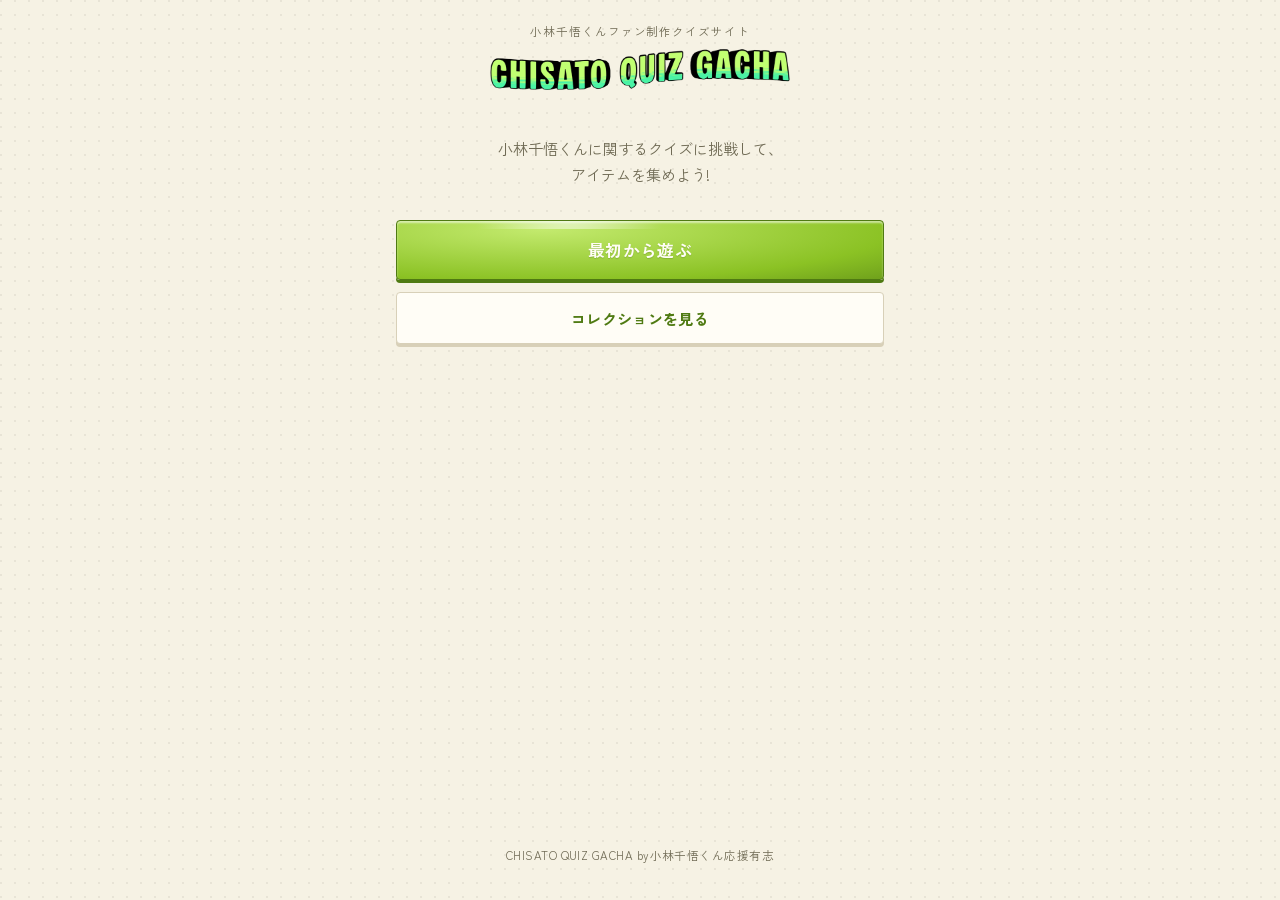
<file: chisatoquiz/index.html>
<!DOCTYPE html>
<html lang="ja">
<head>
<meta charset="UTF-8">
<base href="/chisatoquiz/">
<meta name="viewport" content="width=device-width, initial-scale=1, viewport-fit=cover">
<title>CHISATO QUIZ GACHA</title>
<meta name="description" content="小林千悟(CHISATO)ファン向けクイズ&ガチャゲーム。クイズに挑戦してアイテムを集め、ビンゴコンプリートを目指そう!">
<link rel="preconnect" href="https://fonts.googleapis.com">
<link rel="preconnect" href="https://fonts.gstatic.com" crossorigin>
<link rel="stylesheet" href="https://fonts.googleapis.com/css2?family=RocknRoll+One&family=Zen+Kaku+Gothic+New:wght@400;500;700;900&family=DotGothic16&display=swap">
<link rel="stylesheet" href="css/base.css">
<link rel="stylesheet" href="css/components.css">
<link rel="stylesheet" href="css/layout.css">
<link rel="stylesheet" href="css/animations.css">
</head>
<body>
<div id="app">

  <header class="app-header">
    <p class="app-header-eyebrow">小林千悟くんファン制作クイズサイト</p>
    <h1 class="app-title"><img src="assets/ui/logo.png" alt="CHISATO QUIZ GACHA" class="app-title-logo"></h1>
  </header>

  <main id="screens">

    <!-- ============ TOP ============ -->
    <section id="screen-top" class="screen">
      <div class="top-hero">
        <p class="top-subtitle" id="top-subtitle">小林千悟くんに関するクイズに挑戦して、<br>アイテムを集めよう!</p>
      </div>

      <div id="top-progress" class="progress-card" hidden>
        <h3 class="progress-card-title">MY PROGRESS</h3>

        <div class="progress-row">
          <span class="progress-label">QUIZ</span>
          <span class="progress-value"><span id="top-quiz-value">0 / 100</span></span>
        </div>
        <div class="progress-bar"><div class="progress-bar-fill" id="top-quiz-bar"></div></div>
        <p class="progress-sub" id="top-quiz-percent">0% COMPLETE</p>

        <div class="progress-row progress-row-spaced">
          <span class="progress-label">ITEMS</span>
          <span class="progress-value" id="top-item-value">0 / 24</span>
        </div>
      </div>

      <div class="top-actions">
        <button id="btn-continue" class="btn btn-primary btn-large" hidden>続きから遊ぶ</button>
        <button id="btn-start-new" class="btn btn-primary btn-large">最初から遊ぶ</button>
        <button id="btn-goto-collection" class="btn btn-outline">コレクションを見る</button>
      </div>
    </section>

    <!-- ============ QUIZ ============ -->
    <section id="screen-quiz" class="screen">
      <div class="quiz-header">
        <button id="btn-quiz-quit" class="btn-quit" aria-label="クイズをやめる">✕ やめる</button>
        <div class="quiz-progress-text"><span id="quiz-index">1</span> / <span id="quiz-total">25</span></div>
      </div>
      <div class="quiz-progress-bar"><div class="quiz-progress-bar-fill" id="quiz-progress-bar-fill"></div></div>

      <div class="quiz-question-card" id="quiz-question-card">
        <p class="quiz-question-text" id="quiz-question-text"></p>
      </div>

      <div class="quiz-choices" id="quiz-choices"></div>

      <div class="quiz-feedback" id="quiz-feedback" hidden>
        <p class="quiz-feedback-text" id="quiz-feedback-text"></p>
        <p class="quiz-feedback-explanation" id="quiz-feedback-explanation"></p>
        <button id="btn-quiz-next" class="btn btn-primary btn-large">次へ</button>
      </div>
    </section>

    <!-- ============ RESULT ============ -->
    <section id="screen-result" class="screen">
      <h2 class="screen-title">RESULT</h2>

      <div class="result-score-card">
        <p class="result-score-big"><span id="result-correct">0</span> / <span id="result-total">25</span>問 正解!</p>
        <p class="result-accuracy">正答率 <span id="result-accuracy">0</span>%</p>
      </div>

      <div class="result-collection-card">
        <h3>QUIZ COLLECTION</h3>
        <p class="result-newly-cleared" id="result-newly-cleared">今回、新たに<strong id="result-newly-cleared-num">0</strong>問CLEAR!</p>
        <p class="result-progress-numbers">
          <span id="result-before-total">0</span> → <span id="result-after-total">0</span> / <span id="result-quiz-count">100</span>問
        </p>
        <div class="progress-bar"><div class="progress-bar-fill" id="result-progress-bar"></div></div>
        <p class="result-percent" id="result-percent">0% COMPLETE</p>
        <p class="result-message" id="result-message">全100問コンプリートを目指そう!</p>
      </div>

      <button id="btn-goto-gacha" class="btn btn-primary btn-large">ガチャを回しに行く</button>
    </section>

    <!-- ============ GACHA ============ -->
    <section id="screen-gacha" class="screen">
      <div id="gacha-stage" class="gacha-stage">
        <p class="gacha-caption" id="gacha-caption">25問おつかれさま!ガチャに挑戦しよう</p>

        <div class="gacha-machine" id="gacha-machine">
          <img src="assets/ui/gacha-machine.png" alt="" class="gacha-machine-img">

          <div class="gacha-capsule-anchor">
            <div class="gacha-capsule" id="gacha-capsule" hidden>
              <div class="gacha-capsule-top"></div>
              <div class="gacha-capsule-bottom"></div>
            </div>

            <div class="gacha-sparkles" id="gacha-sparkles"></div>
          </div>
        </div>

        <button id="btn-gacha-start" class="btn btn-primary btn-large">ガチャを回す!</button>
      </div>

      <div id="gacha-result" class="gacha-result" hidden>
        <p class="gacha-result-banner" id="gacha-result-banner">NEW ITEM</p>
        <div class="gacha-result-icon" id="gacha-result-icon"></div>
        <p class="gacha-result-provider" id="gacha-result-provider" hidden></p>
        <p class="gacha-result-name" id="gacha-result-name"></p>
        <p class="gacha-result-memo" id="gacha-result-memo"></p>

        <div class="gacha-result-actions" id="gacha-result-actions">
          <button id="btn-share-x" class="btn btn-outline">Xでシェア</button>
        </div>

        <div class="gacha-result-nav">
          <button id="btn-goto-collection-from-gacha" class="btn btn-outline">コレクション</button>
          <button id="btn-play-again" class="btn btn-primary">もう一度クイズに挑戦</button>
        </div>
      </div>
    </section>

    <!-- ============ COLLECTION ============ -->
    <section id="screen-collection" class="screen">
      <h2 class="screen-title">MY COLLECTION</h2>

      <div class="collection-block">
        <h3 class="collection-block-title">QUIZ</h3>
        <p class="collection-numbers"><span id="col-quiz-cleared">0</span> / <span id="col-quiz-total">100</span></p>
        <div class="progress-bar"><div class="progress-bar-fill" id="col-quiz-bar"></div></div>
        <p class="collection-percent" id="col-quiz-percent">0% COMPLETE</p>
        <p class="collection-hint" id="col-quiz-hint">全100問コンプリートを目指そう!</p>
      </div>

      <div class="collection-block">
        <h3 class="collection-block-title">ITEMS</h3>
        <p class="collection-numbers"><span id="col-item-count">0</span> / <span id="col-item-total">24</span></p>
      </div>

      <div class="collection-block">
        <h3 class="collection-block-title">BINGO CARD</h3>
        <div class="bingo-grid" id="bingo-grid"></div>
        <button id="btn-save-bingo" class="btn btn-outline">ビンゴカードを保存</button>
      </div>

      <button id="btn-back-to-top" class="btn btn-primary">トップへ戻る</button>
    </section>

  </main>

  <footer class="app-footer">
    <p id="app-footer-text">CHISATO QUIZ GACHA by小林千悟くん応援有志</p>
  </footer>

  <div id="overlay-layer" class="overlay-layer" hidden>
    <div id="overlay-content" class="overlay-content"></div>
  </div>

</div>

<script src="js/data/site-config.js"></script>
<script src="js/data/quiz-data.js"></script>
<script src="js/data/item-data.js"></script>
<script src="js/storage.js"></script>
<script src="js/quiz-engine.js"></script>
<script src="js/gacha-engine.js"></script>
<script src="js/bingo-engine.js"></script>
<script src="js/share.js"></script>
<script src="js/sound.js"></script>
<script src="js/ui.js"></script>
<script src="js/main.js"></script>
</body>
</html>
</file>
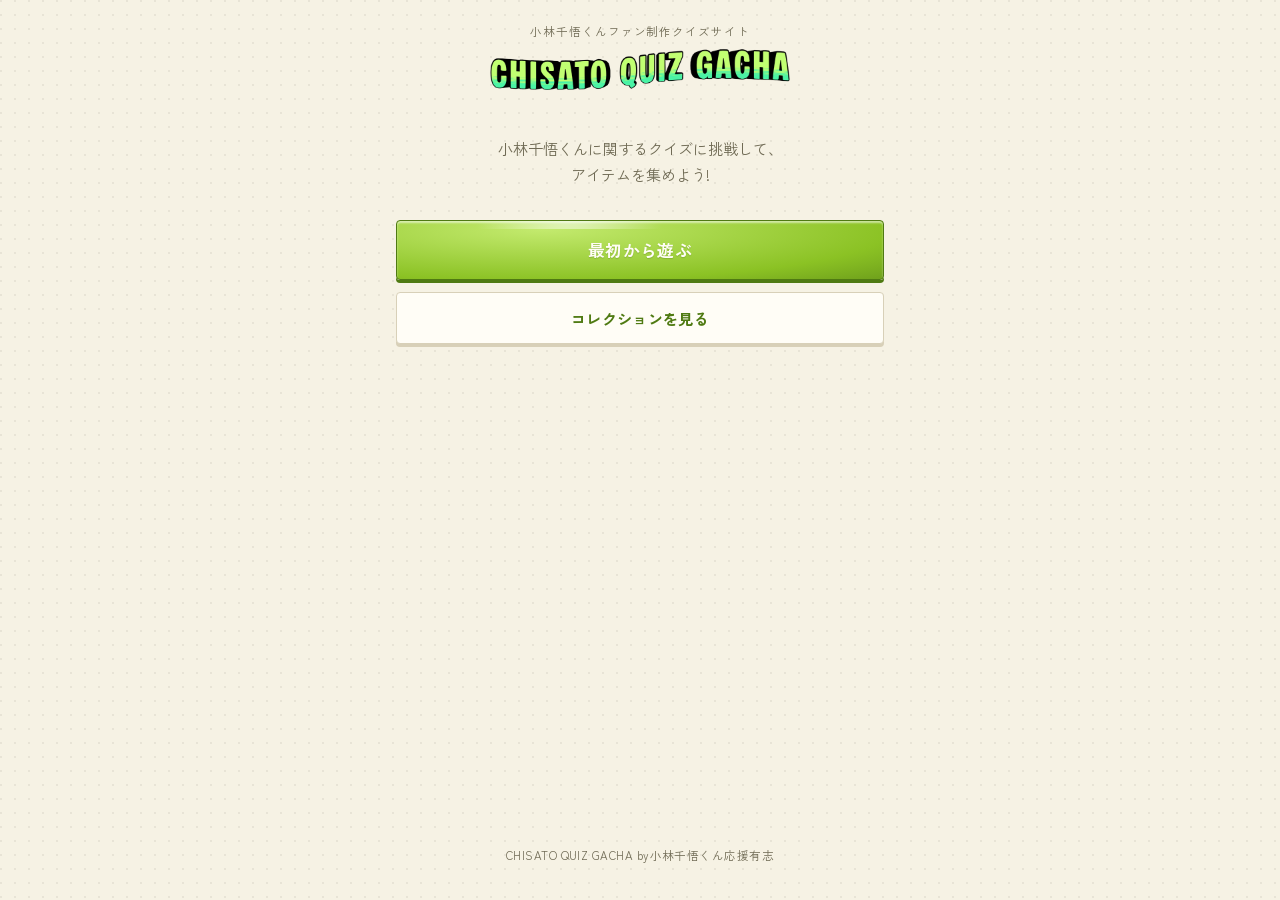
<file: quiz/index.html>
<!DOCTYPE html>
<html lang="ja">
<head>
<meta charset="UTF-8">
<meta name="viewport" content="width=device-width, initial-scale=1, viewport-fit=cover">
<title>CHISATO QUIZ GACHA</title>
<meta name="description" content="小林千悟(CHISATO)ファン向けクイズ&ガチャゲーム。クイズに挑戦してアイテムを集め、ビンゴコンプリートを目指そう!">
<link rel="preconnect" href="https://fonts.googleapis.com">
<link rel="preconnect" href="https://fonts.gstatic.com" crossorigin>
<link rel="stylesheet" href="https://fonts.googleapis.com/css2?family=RocknRoll+One&family=Zen+Kaku+Gothic+New:wght@400;500;700;900&family=DotGothic16&display=swap">
<link rel="stylesheet" href="css/base.css">
<link rel="stylesheet" href="css/components.css">
<link rel="stylesheet" href="css/layout.css">
<link rel="stylesheet" href="css/animations.css">
</head>
<body>
<div id="app">

  <header class="app-header">
    <p class="app-header-eyebrow">小林千悟くんファン制作クイズサイト</p>
    <h1 class="app-title"><img src="assets/ui/logo.png" alt="CHISATO QUIZ GACHA" class="app-title-logo"></h1>
  </header>

  <main id="screens">

    <!-- ============ TOP ============ -->
    <section id="screen-top" class="screen">
      <div class="top-hero">
        <p class="top-subtitle" id="top-subtitle">小林千悟くんに関するクイズに挑戦して、<br>アイテムを集めよう!</p>
      </div>

      <div id="top-progress" class="progress-card" hidden>
        <h3 class="progress-card-title">MY PROGRESS</h3>

        <div class="progress-row">
          <span class="progress-label">QUIZ</span>
          <span class="progress-value"><span id="top-quiz-value">0 / 100</span></span>
        </div>
        <div class="progress-bar"><div class="progress-bar-fill" id="top-quiz-bar"></div></div>
        <p class="progress-sub" id="top-quiz-percent">0% COMPLETE</p>

        <div class="progress-row progress-row-spaced">
          <span class="progress-label">ITEMS</span>
          <span class="progress-value" id="top-item-value">0 / 24</span>
        </div>
      </div>

      <div class="top-actions">
        <button id="btn-continue" class="btn btn-primary btn-large" hidden>続きから遊ぶ</button>
        <button id="btn-start-new" class="btn btn-primary btn-large">最初から遊ぶ</button>
        <button id="btn-goto-collection" class="btn btn-outline">コレクションを見る</button>
      </div>
    </section>

    <!-- ============ QUIZ ============ -->
    <section id="screen-quiz" class="screen">
      <div class="quiz-header">
        <button id="btn-quiz-quit" class="btn-quit" aria-label="クイズをやめる">✕ やめる</button>
        <div class="quiz-progress-text"><span id="quiz-index">1</span> / <span id="quiz-total">25</span></div>
      </div>
      <div class="quiz-progress-bar"><div class="quiz-progress-bar-fill" id="quiz-progress-bar-fill"></div></div>

      <div class="quiz-question-card" id="quiz-question-card">
        <p class="quiz-question-text" id="quiz-question-text"></p>
      </div>

      <div class="quiz-choices" id="quiz-choices"></div>

      <div class="quiz-feedback" id="quiz-feedback" hidden>
        <p class="quiz-feedback-text" id="quiz-feedback-text"></p>
        <p class="quiz-feedback-explanation" id="quiz-feedback-explanation"></p>
        <button id="btn-quiz-next" class="btn btn-primary btn-large">次へ</button>
      </div>
    </section>

    <!-- ============ RESULT ============ -->
    <section id="screen-result" class="screen">
      <h2 class="screen-title">RESULT</h2>

      <div class="result-score-card">
        <p class="result-score-big"><span id="result-correct">0</span> / <span id="result-total">25</span>問 正解!</p>
        <p class="result-accuracy">正答率 <span id="result-accuracy">0</span>%</p>
      </div>

      <div class="result-collection-card">
        <h3>QUIZ COLLECTION</h3>
        <p class="result-newly-cleared" id="result-newly-cleared">今回、新たに<strong id="result-newly-cleared-num">0</strong>問CLEAR!</p>
        <p class="result-progress-numbers">
          <span id="result-before-total">0</span> → <span id="result-after-total">0</span> / <span id="result-quiz-count">100</span>問
        </p>
        <div class="progress-bar"><div class="progress-bar-fill" id="result-progress-bar"></div></div>
        <p class="result-percent" id="result-percent">0% COMPLETE</p>
        <p class="result-message" id="result-message">全100問コンプリートを目指そう!</p>
      </div>

      <button id="btn-goto-gacha" class="btn btn-primary btn-large">ガチャを回しに行く</button>
    </section>

    <!-- ============ GACHA ============ -->
    <section id="screen-gacha" class="screen">
      <div id="gacha-stage" class="gacha-stage">
        <p class="gacha-caption" id="gacha-caption">25問おつかれさま!ガチャに挑戦しよう</p>

        <div class="gacha-machine" id="gacha-machine">
          <img src="assets/ui/gacha-machine.png" alt="" class="gacha-machine-img">

          <div class="gacha-capsule-anchor">
            <div class="gacha-capsule" id="gacha-capsule" hidden>
              <div class="gacha-capsule-top"></div>
              <div class="gacha-capsule-bottom"></div>
            </div>

            <div class="gacha-sparkles" id="gacha-sparkles"></div>
          </div>
        </div>

        <button id="btn-gacha-start" class="btn btn-primary btn-large">ガチャを回す!</button>
      </div>

      <div id="gacha-result" class="gacha-result" hidden>
        <p class="gacha-result-banner" id="gacha-result-banner">NEW ITEM</p>
        <div class="gacha-result-icon" id="gacha-result-icon"></div>
        <p class="gacha-result-provider" id="gacha-result-provider" hidden></p>
        <p class="gacha-result-name" id="gacha-result-name"></p>
        <p class="gacha-result-memo" id="gacha-result-memo"></p>

        <div class="gacha-result-actions" id="gacha-result-actions">
          <button id="btn-share-save" class="btn btn-outline">画像を保存</button>
          <button id="btn-share-x" class="btn btn-outline">Xでシェア</button>
        </div>

        <div class="gacha-result-nav">
          <button id="btn-goto-collection-from-gacha" class="btn btn-outline">コレクション</button>
          <button id="btn-play-again" class="btn btn-primary">もう一度クイズに挑戦</button>
        </div>
      </div>
    </section>

    <!-- ============ COLLECTION ============ -->
    <section id="screen-collection" class="screen">
      <h2 class="screen-title">MY COLLECTION</h2>

      <div class="collection-block">
        <h3 class="collection-block-title">QUIZ</h3>
        <p class="collection-numbers"><span id="col-quiz-cleared">0</span> / <span id="col-quiz-total">100</span></p>
        <div class="progress-bar"><div class="progress-bar-fill" id="col-quiz-bar"></div></div>
        <p class="collection-percent" id="col-quiz-percent">0% COMPLETE</p>
        <p class="collection-hint" id="col-quiz-hint">全100問コンプリートを目指そう!</p>
      </div>

      <div class="collection-block">
        <h3 class="collection-block-title">ITEMS</h3>
        <p class="collection-numbers"><span id="col-item-count">0</span> / <span id="col-item-total">24</span></p>
      </div>

      <div class="collection-block">
        <h3 class="collection-block-title">BINGO CARD</h3>
        <div class="bingo-grid" id="bingo-grid"></div>
        <button id="btn-save-bingo" class="btn btn-outline">ビンゴカードを保存</button>
      </div>

      <button id="btn-back-to-top" class="btn btn-primary">トップへ戻る</button>
    </section>

  </main>

  <footer class="app-footer">
    <p id="app-footer-text">CHISATO QUIZ GACHA by小林千悟くん応援有志</p>
  </footer>

  <div id="overlay-layer" class="overlay-layer" hidden>
    <div id="overlay-content" class="overlay-content"></div>
  </div>

</div>

<script src="js/data/site-config.js"></script>
<script src="js/data/quiz-data.js"></script>
<script src="js/data/item-data.js"></script>
<script src="js/storage.js"></script>
<script src="js/quiz-engine.js"></script>
<script src="js/gacha-engine.js"></script>
<script src="js/bingo-engine.js"></script>
<script src="js/share.js"></script>
<script src="js/sound.js"></script>
<script src="js/ui.js"></script>
<script src="js/main.js"></script>
</body>
</html>
</file>
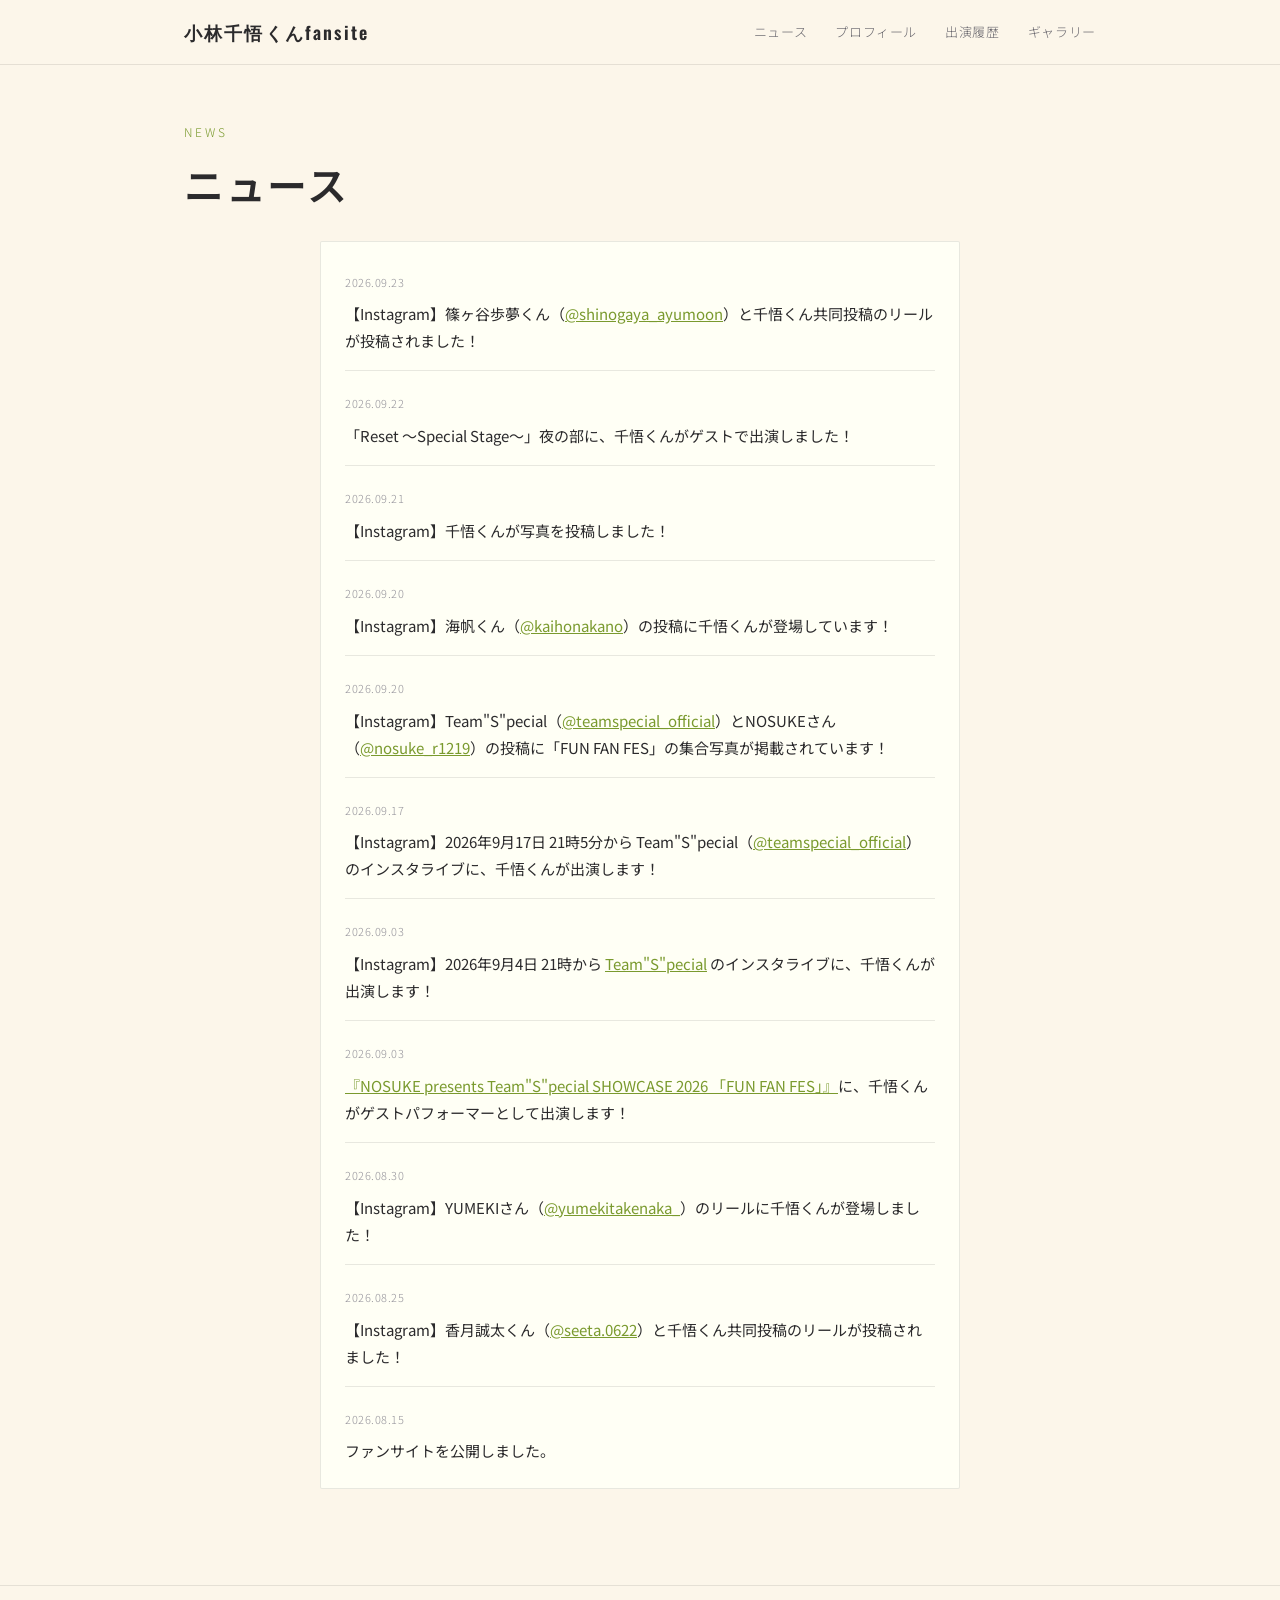
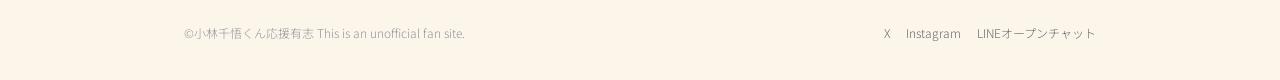
<file: pages/news.html>
<!DOCTYPE html>
<html lang="ja">
<head>
<meta charset="UTF-8">
<meta name="viewport" content="width=device-width, initial-scale=1.0">
<meta name="description" content="小林千悟くんに関する最新のお知らせ・ニュースをまとめています。">
<link rel="canonical" href="https://chisato-fansite.vercel.app/pages/news.html">
<meta property="og:type" content="website">
<meta property="og:site_name" content="小林千悟くんfansite">
<meta property="og:locale" content="ja_JP">
<meta property="og:title" content="ニュース | 小林千悟くんfansite">
<meta property="og:description" content="小林千悟くんに関する最新のお知らせ・ニュースをまとめています。">
<meta property="og:url" content="https://chisato-fansite.vercel.app/pages/news.html">
<meta property="og:image" content="https://chisato-fansite.vercel.app/og-image.jpg">
<meta property="og:image:width" content="1280">
<meta property="og:image:height" content="720">
<meta name="twitter:card" content="summary_large_image">
<meta name="twitter:title" content="ニュース | 小林千悟くんfansite">
<meta name="twitter:description" content="小林千悟くんに関する最新のお知らせ・ニュースをまとめています。">
<meta name="twitter:image" content="https://chisato-fansite.vercel.app/og-image.jpg">
<link rel="icon" type="image/png" href="[data-uri]">
<title>ニュース | 小林千悟くんfansite</title>
<link rel="preconnect" href="https://fonts.googleapis.com">
<link href="https://fonts.googleapis.com/css2?family=Oswald:wght@400;500;600;700&family=Noto+Sans+JP:wght@300;400;500;700&display=swap" rel="stylesheet">
<style>
  :root{
    --bg: #FCF6EA;
    --bg-raised: #FFFFF5;
    --line: rgba(0,0,0,0.09);
    --line-strong: rgba(0,0,0,0.18);
    --text: #2B2A2C;
    --text-dim: #67656C;
    --text-faint: #94929A;
    --spot: #7A9A2E;
  }
  *{box-sizing:border-box; margin:0; padding:0;}
  html{scroll-behavior:smooth;}
  body{
    background:var(--bg);
    color:var(--text);
    font-family:"Noto Sans JP", sans-serif;
    font-weight:300;
    line-height:1.8;
  }
  h1,h2,h3,.display{
    font-family:"Oswald","Noto Sans JP",sans-serif;
    text-transform:uppercase;
    letter-spacing:0.04em;
    font-weight:600;
  }
  a{color:inherit; text-decoration:none;}
  .wrap{max-width:960px; margin:0 auto; padding:0 24px;}
  img{display:block; width:100%; height:auto;}

  /* header (shared with top page) */
  header{
    position:sticky; top:0; z-index:50;
    border-bottom:1px solid var(--line);
  }
  header::before{
    content:""; position:absolute; inset:0; z-index:-1;
    background:rgba(252,246,234,0.88);
    backdrop-filter:blur(6px);
  }
  header .wrap{
    display:flex; align-items:center; justify-content:space-between;
    height:64px;
  }
  .header-right{display:flex; align-items:center; gap:20px;}
  .logo{font-family:"Oswald",sans-serif; font-size:18px; letter-spacing:0.12em; font-weight:600;}
  nav{display:flex; gap:28px; font-size:13px; letter-spacing:0.05em; color:var(--text-dim);}
  nav a:hover{color:var(--spot);}
  .nav-toggle{display:none; background:none; border:none; color:var(--text); font-size:22px; cursor:pointer;}

  @media (max-width: 720px){
    nav{
      position:fixed; top:64px; left:0; right:0; bottom:0;
      background:rgba(20,20,22,0.6); flex-direction:column; padding:28px 24px; gap:0;
      transform:translateX(100%); transition:transform 0.25s ease;
    }
    nav.open{transform:translateX(0);}
    nav a{padding:14px 0; border-bottom:1px solid rgba(255,255,255,0.18); font-size:16px; color:#fff;}
    .nav-toggle{display:block;}
  }


  /* footer (shared with top page) */
  footer{border-top:1px solid var(--line); padding:36px 0; }
  footer .wrap{display:flex; justify-content:space-between; align-items:center; flex-wrap:wrap; gap:12px;}
  footer p{font-size:12px; color:var(--text-faint);}
  footer .social{display:flex; gap:16px; font-size:12px; color:var(--text-dim);}
  footer .social a:hover{color:var(--spot);}

  /* page content */
  .page-head{padding:56px 0 32px;}
  .page-head .eyebrow{
    font-size:12px; letter-spacing:0.25em; color:var(--spot); margin-bottom:14px;
  }
  .page-head h1{
    font-size:clamp(26px, 5vw, 40px);
    line-height:1.3;
  }
  main{padding-bottom:96px;}
  .feed-card{
    max-width:640px; margin:0 auto;
    background:var(--bg-raised); border:1px solid var(--line);
    border-radius:2px; padding:8px 24px;
  }
  .news-item{padding:16px 0; border-bottom:1px solid var(--line);}
  .news-item:last-child{border-bottom:none;}
  .news-item .date{font-size:11px; color:var(--text-faint); letter-spacing:0.05em;}
  .news-item p{font-size:15px; margin-top:6px; font-weight:400;}
  .news-item p a{color:var(--spot); text-decoration:underline;}
  .news-item p a:hover{text-decoration:none;}
  .feed-empty{font-size:13px; color:var(--text-faint); padding:24px 0; text-align:center;}
</style>
</head>
<body>


<header>
  <div class="wrap">
    <a href="../index.html" class="logo">小林千悟くんfansite</a>
    <div class="header-right">
      <nav id="nav">
        <a href="../index.html#news">ニュース</a>
        <a href="../index.html#profile">プロフィール</a>
        <a href="../index.html#history">出演履歴</a>
        <a href="../index.html#gallery">ギャラリー</a>
      </nav>
      <button class="nav-toggle" id="navToggle" aria-label="メニューを開く">☰</button>
    </div>
  </div>
</header>

<section class="page-head">
  <div class="wrap">
    <p class="eyebrow">NEWS</p>
    <h1>ニュース</h1>
  </div>
</section>

<main>
  <div class="wrap">
    <div class="feed-card" id="newsFeed"></div>
  </div>
</main>

<footer>
  <div class="wrap">
    <p>©小林千悟くん応援有志 This is an unofficial fan site.</p>
    <div class="social"><a href="https://x.com/chisato_fans" target="_blank" rel="noopener">X</a><a href="https://instagram.com/chisato_fans" target="_blank" rel="noopener">Instagram</a><a href="https://t.co/39vQ7f3cYx" target="_blank" rel="noopener">LINEオープンチャット</a></div>
  </div>
</footer>

<script>
  // 小林千悟くんfansite - ニュースデータ（fansite.html / pages/news.html と同期）
  const newsData = [
    { date: "2026.09.23", title: '【Instagram】篠ヶ谷歩夢くん（<a href="https://www.instagram.com/shinogaya_ayumoon/" target="_blank" rel="noopener">@shinogaya_ayumoon</a>）と千悟くん共同投稿のリールが投稿されました！' },
    { date: "2026.09.22", title: '「Reset ～Special Stage～」夜の部に、千悟くんがゲストで出演しました！' },
    { date: "2026.09.21", title: '【Instagram】千悟くんが写真を投稿しました！' },
    { date: "2026.09.20", title: '【Instagram】海帆くん（<a href="https://www.instagram.com/kaihonakano/" target="_blank" rel="noopener">@kaihonakano</a>）の投稿に千悟くんが登場しています！' },
    { date: "2026.09.20", title: '【Instagram】Team"S"pecial（<a href="https://www.instagram.com/teamspecial_official/" target="_blank" rel="noopener">@teamspecial_official</a>）とNOSUKEさん（<a href="https://www.instagram.com/nosuke_r1219/" target="_blank" rel="noopener">@nosuke_r1219</a>）の投稿に「FUN FAN FES」の集合写真が掲載されています！' },
    { date: "2026.09.17", title: '【Instagram】2026年9月17日 21時5分から Team"S"pecial（<a href="https://www.instagram.com/teamspecial_official/" target="_blank" rel="noopener">@teamspecial_official</a>）のインスタライブに、千悟くんが出演します！' },
    { date: "2026.09.03", title: '【Instagram】2026年9月4日 21時から <a href="https://www.instagram.com/teamspecial_official/" target="_blank" rel="noopener">Team"S"pecial</a> のインスタライブに、千悟くんが出演します！' },
    { date: "2026.09.03", title: '<a href="https://team-special.com/archives/341" target="_blank" rel="noopener">『NOSUKE presents Team"S"pecial SHOWCASE 2026 「FUN FAN FES」』</a>に、千悟くんがゲストパフォーマーとして出演します！' },
    { date: "2026.08.30", title: '【Instagram】YUMEKIさん（<a href="https://www.instagram.com/yumekitakenaka_/" target="_blank" rel="noopener">@yumekitakenaka_</a>）のリールに千悟くんが登場しました！' },
    { date: "2026.08.25", title: '【Instagram】香月誠太くん（<a href="https://www.instagram.com/seeta.0622/" target="_blank" rel="noopener">@seeta.0622</a>）と千悟くん共同投稿のリールが投稿されました！' },
    { date: "2026.08.15", title: "ファンサイトを公開しました。" }
  ];

  const feed = document.getElementById('newsFeed');
  if(typeof newsData !== 'undefined' && newsData.length){
    feed.innerHTML = newsData.map(item =>
      `<div class="news-item"><span class="date">${item.date}</span><p>${item.title}</p></div>`
    ).join('');
  }else{
    feed.innerHTML = '<p class="feed-empty">現在お知らせはありません。</p>';
  }


  const toggle = document.getElementById('navToggle');
  const nav = document.getElementById('nav');
  toggle.addEventListener('click', () => nav.classList.toggle('open'));
  nav.querySelectorAll('a').forEach(a => a.addEventListener('click', () => nav.classList.remove('open')));
</script>

</body>
</html>
</file>
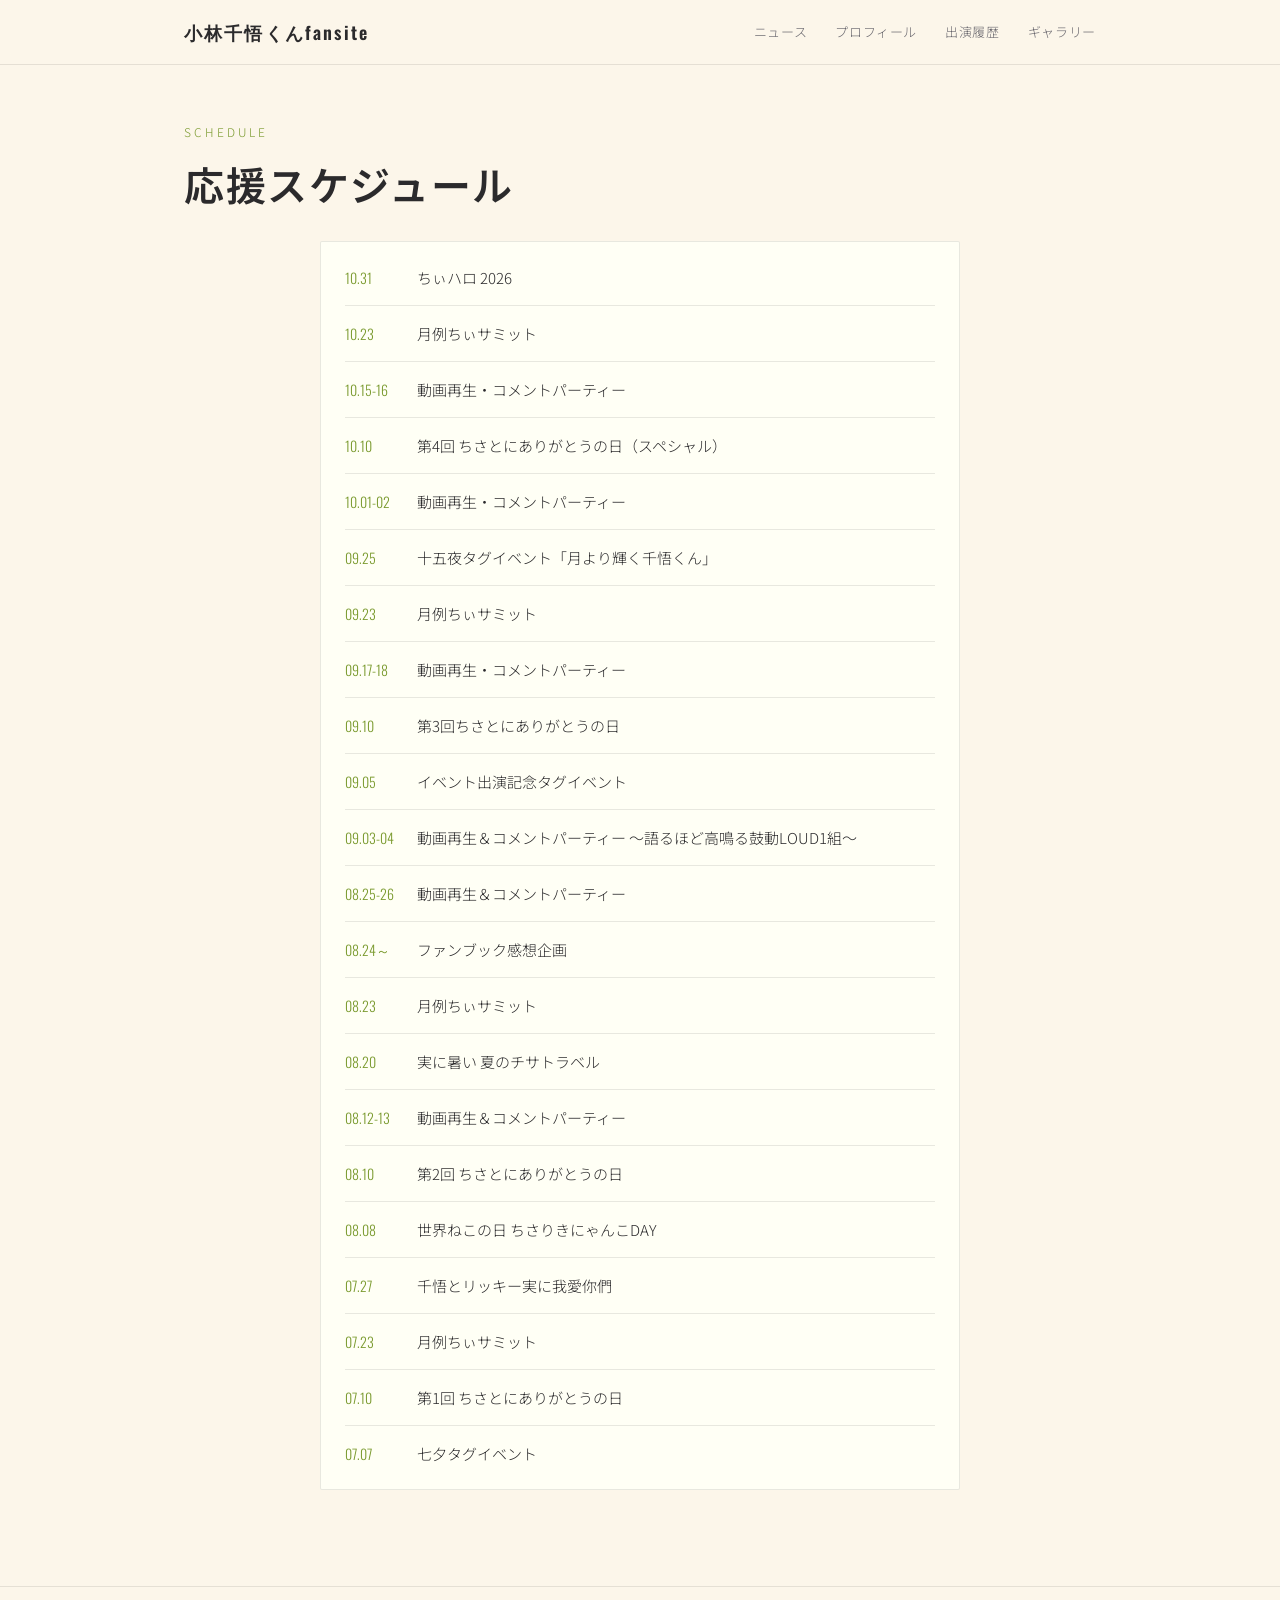
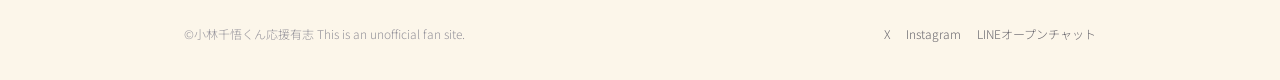
<file: pages/schedule.html>
<!DOCTYPE html>
<html lang="ja">
<head>
<meta charset="UTF-8">
<meta name="viewport" content="width=device-width, initial-scale=1.0">
<meta name="description" content="小林千悟くんの応援企画・イベントのスケジュールをまとめています。">
<link rel="canonical" href="https://chisato-fansite.vercel.app/pages/schedule.html">
<meta property="og:type" content="website">
<meta property="og:site_name" content="小林千悟くんfansite">
<meta property="og:locale" content="ja_JP">
<meta property="og:title" content="応援スケジュール | 小林千悟くんfansite">
<meta property="og:description" content="小林千悟くんの応援企画・イベントのスケジュールをまとめています。">
<meta property="og:url" content="https://chisato-fansite.vercel.app/pages/schedule.html">
<meta property="og:image" content="https://chisato-fansite.vercel.app/og-image.jpg">
<meta property="og:image:width" content="1280">
<meta property="og:image:height" content="720">
<meta name="twitter:card" content="summary_large_image">
<meta name="twitter:title" content="応援スケジュール | 小林千悟くんfansite">
<meta name="twitter:description" content="小林千悟くんの応援企画・イベントのスケジュールをまとめています。">
<meta name="twitter:image" content="https://chisato-fansite.vercel.app/og-image.jpg">
<link rel="icon" type="image/png" href="[data-uri]">
<title>応援スケジュール | 小林千悟くんfansite</title>
<link rel="preconnect" href="https://fonts.googleapis.com">
<link href="https://fonts.googleapis.com/css2?family=Oswald:wght@400;500;600;700&family=Noto+Sans+JP:wght@300;400;500;700&display=swap" rel="stylesheet">
<style>
  :root{
    --bg: #FCF6EA;
    --bg-raised: #FFFFF5;
    --line: rgba(0,0,0,0.09);
    --line-strong: rgba(0,0,0,0.18);
    --text: #2B2A2C;
    --text-dim: #67656C;
    --text-faint: #94929A;
    --spot: #7A9A2E;
  }
  *{box-sizing:border-box; margin:0; padding:0;}
  html{scroll-behavior:smooth;}
  body{
    background:var(--bg);
    color:var(--text);
    font-family:"Noto Sans JP", sans-serif;
    font-weight:300;
    line-height:1.8;
  }
  h1,h2,h3,.display{
    font-family:"Oswald","Noto Sans JP",sans-serif;
    text-transform:uppercase;
    letter-spacing:0.04em;
    font-weight:600;
  }
  a{color:inherit; text-decoration:none;}
  .wrap{max-width:960px; margin:0 auto; padding:0 24px;}
  img{display:block; width:100%; height:auto;}

  /* header (shared with top page) */
  header{
    position:sticky; top:0; z-index:50;
    border-bottom:1px solid var(--line);
  }
  header::before{
    content:""; position:absolute; inset:0; z-index:-1;
    background:rgba(252,246,234,0.88);
    backdrop-filter:blur(6px);
  }
  header .wrap{
    display:flex; align-items:center; justify-content:space-between;
    height:64px;
  }
  .header-right{display:flex; align-items:center; gap:20px;}
  .logo{font-family:"Oswald",sans-serif; font-size:18px; letter-spacing:0.12em; font-weight:600;}
  nav{display:flex; gap:28px; font-size:13px; letter-spacing:0.05em; color:var(--text-dim);}
  nav a:hover{color:var(--spot);}
  .nav-toggle{display:none; background:none; border:none; color:var(--text); font-size:22px; cursor:pointer;}

  @media (max-width: 720px){
    nav{
      position:fixed; top:64px; left:0; right:0; bottom:0;
      background:rgba(20,20,22,0.6); flex-direction:column; padding:28px 24px; gap:0;
      transform:translateX(100%); transition:transform 0.25s ease;
    }
    nav.open{transform:translateX(0);}
    nav a{padding:14px 0; border-bottom:1px solid rgba(255,255,255,0.18); font-size:16px; color:#fff;}
    .nav-toggle{display:block;}
  }


  /* footer (shared with top page) */
  footer{border-top:1px solid var(--line); padding:36px 0; }
  footer .wrap{display:flex; justify-content:space-between; align-items:center; flex-wrap:wrap; gap:12px;}
  footer p{font-size:12px; color:var(--text-faint);}
  footer .social{display:flex; gap:16px; font-size:12px; color:var(--text-dim);}
  footer .social a:hover{color:var(--spot);}

  /* page content */
  .page-head{padding:56px 0 32px;}
  .page-head .eyebrow{
    font-size:12px; letter-spacing:0.25em; color:var(--spot); margin-bottom:14px;
  }
  .page-head h1{
    font-size:clamp(26px, 5vw, 40px);
    line-height:1.3;
  }
  main{padding-bottom:96px;}
  .feed-card{
    max-width:640px; margin:0 auto;
    background:var(--bg-raised); border:1px solid var(--line);
    border-radius:2px; padding:8px 24px;
  }
  .sched-item{display:flex; gap:14px; padding:14px 0; border-bottom:1px solid var(--line); align-items:baseline;}
  .sched-item:last-child{border-bottom:none;}
  .sched-item .d{font-size:14px; color:var(--spot); min-width:58px; font-family:"Oswald",sans-serif;}
  .sched-item .t{font-size:15px;}
  .feed-empty{font-size:13px; color:var(--text-faint); padding:24px 0; text-align:center;}
</style>
</head>
<body>


<header>
  <div class="wrap">
    <a href="../index.html" class="logo">小林千悟くんfansite</a>
    <div class="header-right">
      <nav id="nav">
        <a href="../index.html#news">ニュース</a>
        <a href="../index.html#profile">プロフィール</a>
        <a href="../index.html#history">出演履歴</a>
        <a href="../index.html#gallery">ギャラリー</a>
      </nav>
      <button class="nav-toggle" id="navToggle" aria-label="メニューを開く">☰</button>
    </div>
  </div>
</header>

<section class="page-head">
  <div class="wrap">
    <p class="eyebrow">SCHEDULE</p>
    <h1>応援スケジュール</h1>
  </div>
</section>

<main>
  <div class="wrap">
    <div class="feed-card" id="scheduleFeed"></div>
  </div>
</main>

<footer>
  <div class="wrap">
    <p>©小林千悟くん応援有志 This is an unofficial fan site.</p>
    <div class="social"><a href="https://x.com/chisato_fans" target="_blank" rel="noopener">X</a><a href="https://instagram.com/chisato_fans" target="_blank" rel="noopener">Instagram</a><a href="https://t.co/39vQ7f3cYx" target="_blank" rel="noopener">LINEオープンチャット</a></div>
  </div>
</footer>

<script>
  // 小林千悟くんfansite - 応援スケジュールデータ（fansite.html / pages/schedule.html と同期）
  const scheduleData = [
    { date: "10.31", title: "ちぃハロ 2026" },
    { date: "10.23", title: "月例ちぃサミット" },
    { date: "10.15-16", title: "動画再生・コメントパーティー" },
    { date: "10.10", title: "第4回 ちさとにありがとうの日（スペシャル）" },
    { date: "10.01-02", title: "動画再生・コメントパーティー" },
    { date: "09.25", title: "十五夜タグイベント「月より輝く千悟くん」" },
    { date: "09.23", title: "月例ちぃサミット" },
    { date: "09.17-18", title: "動画再生・コメントパーティー" },
    { date: "09.10", title: "第3回ちさとにありがとうの日" },
    { date: "09.05", title: "イベント出演記念タグイベント" },
    { date: "09.03-04", title: "動画再生＆コメントパーティー ～語るほど高鳴る鼓動LOUD1組～" },
    { date: "08.25-26", title: "動画再生＆コメントパーティー" },
    { date: "08.24～", title: "ファンブック感想企画" },
    { date: "08.23", title: "月例ちぃサミット" },
    { date: "08.20", title: "実に暑い 夏のチサトラベル" },
    { date: "08.12-13", title: "動画再生＆コメントパーティー" },
    { date: "08.10", title: "第2回 ちさとにありがとうの日" },
    { date: "08.08", title: "世界ねこの日 ちさりきにゃんこDAY" },
    { date: "07.27", title: "千悟とリッキー実に我愛你們" },
    { date: "07.23", title: "月例ちぃサミット" },
    { date: "07.10", title: "第1回 ちさとにありがとうの日" },
    { date: "07.07", title: "七夕タグイベント" }
  ];

  const feed = document.getElementById('scheduleFeed');
  if(typeof scheduleData !== 'undefined' && scheduleData.length){
    feed.innerHTML = scheduleData.map(item =>
      `<div class="sched-item"><span class="d">${item.date}</span><span class="t">${item.title}</span></div>`
    ).join('');
  }else{
    feed.innerHTML = '<p class="feed-empty">現在予定されているスケジュールはありません。</p>';
  }


  const toggle = document.getElementById('navToggle');
  const nav = document.getElementById('nav');
  toggle.addEventListener('click', () => nav.classList.toggle('open'));
  nav.querySelectorAll('a').forEach(a => a.addEventListener('click', () => nav.classList.remove('open')));
</script>

</body>
</html>
</file>
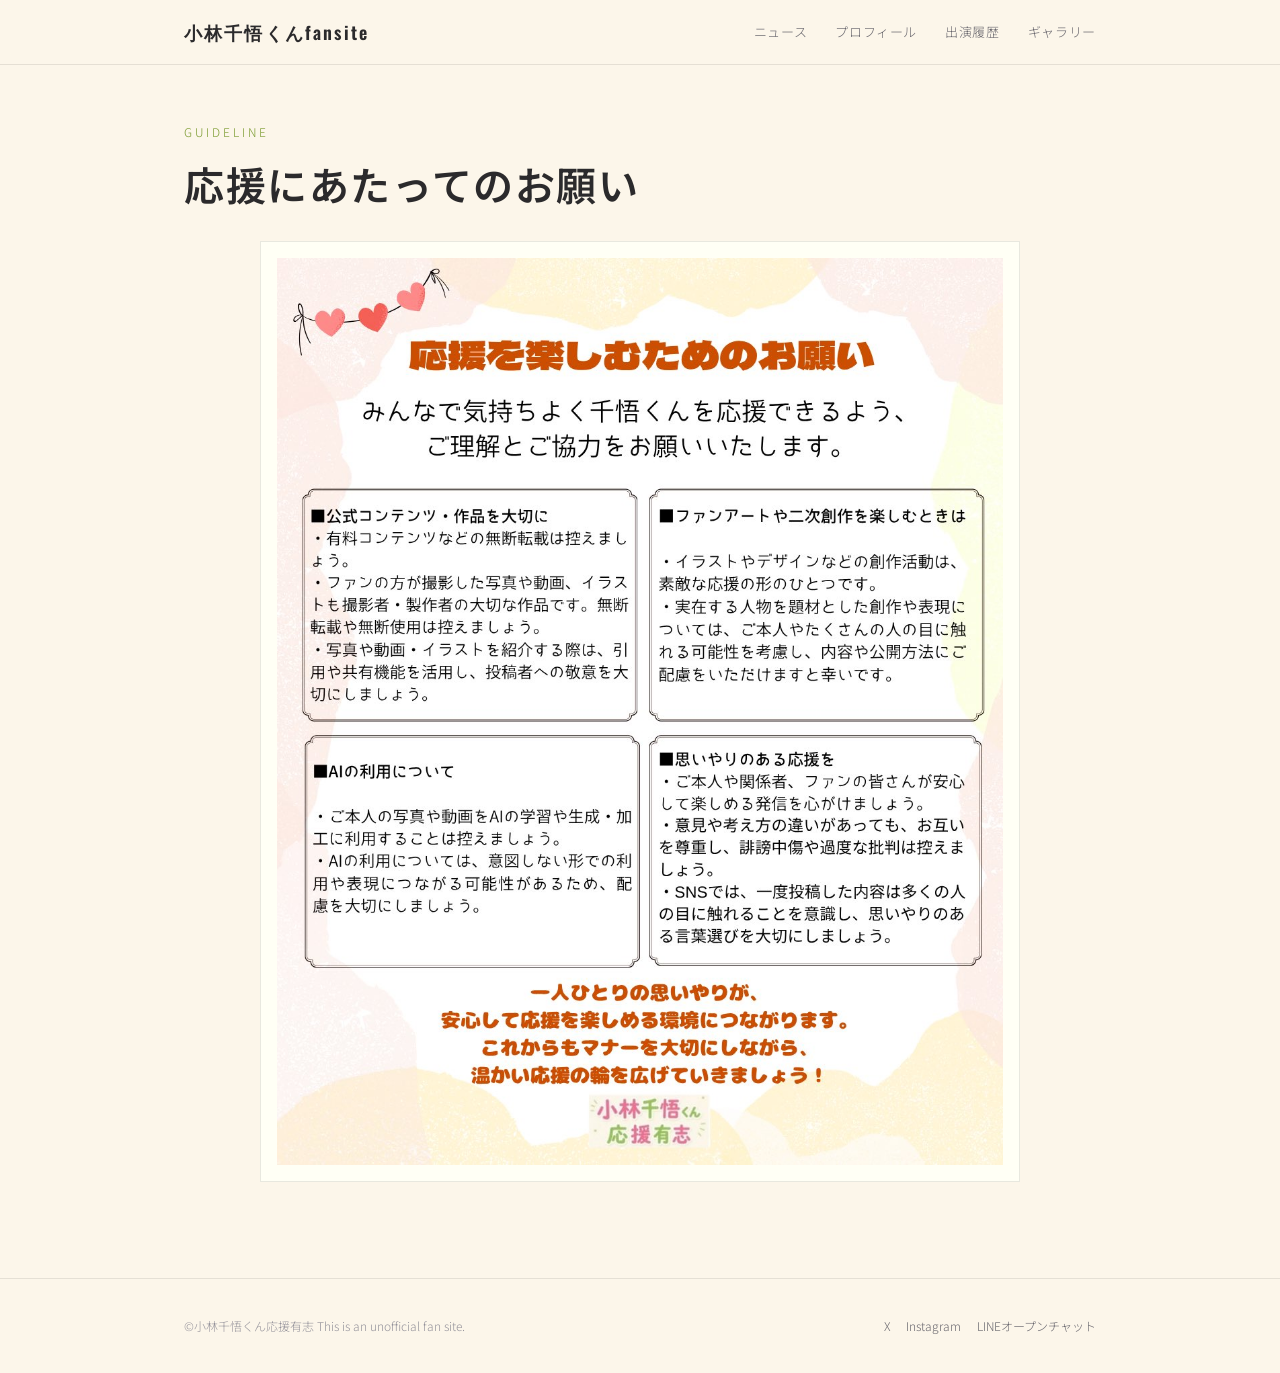
<file: pages/support-guidelines.html>
<!DOCTYPE html>
<html lang="ja">
<head>
<meta charset="UTF-8">
<meta name="viewport" content="width=device-width, initial-scale=1.0">
<meta name="description" content="小林千悟くんを応援するにあたってのお願い・マナーについてまとめています。">
<link rel="canonical" href="https://chisato-fansite.vercel.app/pages/support-guidelines.html">
<meta property="og:type" content="website">
<meta property="og:site_name" content="小林千悟くんfansite">
<meta property="og:locale" content="ja_JP">
<meta property="og:title" content="応援にあたってのお願い | 小林千悟くんfansite">
<meta property="og:description" content="小林千悟くんを応援するにあたってのお願い・マナーについてまとめています。">
<meta property="og:url" content="https://chisato-fansite.vercel.app/pages/support-guidelines.html">
<meta property="og:image" content="https://chisato-fansite.vercel.app/og-image.jpg">
<meta property="og:image:width" content="1280">
<meta property="og:image:height" content="720">
<meta name="twitter:card" content="summary_large_image">
<meta name="twitter:title" content="応援にあたってのお願い | 小林千悟くんfansite">
<meta name="twitter:description" content="小林千悟くんを応援するにあたってのお願い・マナーについてまとめています。">
<meta name="twitter:image" content="https://chisato-fansite.vercel.app/og-image.jpg">
<link rel="icon" type="image/png" href="[data-uri]">
<title>応援にあたってのお願い | 小林千悟くんfansite</title>
<link rel="preconnect" href="https://fonts.googleapis.com">
<link href="https://fonts.googleapis.com/css2?family=Oswald:wght@400;500;600;700&family=Noto+Sans+JP:wght@300;400;500;700&display=swap" rel="stylesheet">
<style>
  :root{
    --bg: #FCF6EA;
    --bg-raised: #FFFFF5;
    --line: rgba(0,0,0,0.09);
    --line-strong: rgba(0,0,0,0.18);
    --text: #2B2A2C;
    --text-dim: #67656C;
    --text-faint: #94929A;
    --spot: #7A9A2E;
  }
  *{box-sizing:border-box; margin:0; padding:0;}
  html{scroll-behavior:smooth;}
  body{
    background:var(--bg);
    color:var(--text);
    font-family:"Noto Sans JP", sans-serif;
    font-weight:300;
    line-height:1.8;
  }
  h1,h2,h3,.display{
    font-family:"Oswald","Noto Sans JP",sans-serif;
    text-transform:uppercase;
    letter-spacing:0.04em;
    font-weight:600;
  }
  a{color:inherit; text-decoration:none;}
  .wrap{max-width:960px; margin:0 auto; padding:0 24px;}
  img{display:block; width:100%; height:auto;}

  /* header (shared with top page) */
  header{
    position:sticky; top:0; z-index:50;
    border-bottom:1px solid var(--line);
  }
  header::before{
    content:""; position:absolute; inset:0; z-index:-1;
    background:rgba(252,246,234,0.88);
    backdrop-filter:blur(6px);
  }
  header .wrap{
    display:flex; align-items:center; justify-content:space-between;
    height:64px;
  }
  .header-right{display:flex; align-items:center; gap:20px;}
  .logo{font-family:"Oswald",sans-serif; font-size:18px; letter-spacing:0.12em; font-weight:600;}
  nav{display:flex; gap:28px; font-size:13px; letter-spacing:0.05em; color:var(--text-dim);}
  nav a:hover{color:var(--spot);}
  .nav-toggle{display:none; background:none; border:none; color:var(--text); font-size:22px; cursor:pointer;}

  @media (max-width: 720px){
    nav{
      position:fixed; top:64px; left:0; right:0; bottom:0;
      background:rgba(20,20,22,0.6); flex-direction:column; padding:28px 24px; gap:0;
      transform:translateX(100%); transition:transform 0.25s ease;
    }
    nav.open{transform:translateX(0);}
    nav a{padding:14px 0; border-bottom:1px solid rgba(255,255,255,0.18); font-size:16px; color:#fff;}
    .nav-toggle{display:block;}
  }


  /* footer (shared with top page) */
  footer{border-top:1px solid var(--line); padding:36px 0; }
  footer .wrap{display:flex; justify-content:space-between; align-items:center; flex-wrap:wrap; gap:12px;}
  footer p{font-size:12px; color:var(--text-faint);}
  footer .social{display:flex; gap:16px; font-size:12px; color:var(--text-dim);}
  footer .social a:hover{color:var(--spot);}

  /* page content */
  .page-head{padding:56px 0 32px;}
  .page-head .eyebrow{
    font-size:12px; letter-spacing:0.25em; color:var(--spot); margin-bottom:14px;
  }
  .page-head h1{
    font-size:clamp(26px, 5vw, 40px);
    line-height:1.3;
  }
  main{padding-bottom:96px;}
  .guideline-images{max-width:760px; margin:0 auto; display:flex; flex-direction:column; gap:24px;}
  .guideline-images figure{
    background:var(--bg-raised); border:1px solid var(--line);
    padding:16px;
  }
  .guideline-images figcaption{
    margin-top:10px; font-size:13px; color:var(--text-faint);
  }
</style>
</head>
<body>


<header>
  <div class="wrap">
    <a href="../index.html" class="logo">小林千悟くんfansite</a>
    <div class="header-right">
      <nav id="nav">
        <a href="../index.html#news">ニュース</a>
        <a href="../index.html#profile">プロフィール</a>
        <a href="../index.html#history">出演履歴</a>
        <a href="../index.html#gallery">ギャラリー</a>
      </nav>
      <button class="nav-toggle" id="navToggle" aria-label="メニューを開く">☰</button>
    </div>
  </div>
</header>

<section class="page-head">
  <div class="wrap">
    <p class="eyebrow">GUIDELINE</p>
    <h1>応援にあたってのお願い</h1>
  </div>
</section>

<main>
  <div class="wrap">
    <div class="guideline-images">
      <figure><img src="[data-uri]" alt="応援にあたってのお願い"></figure>
    </div>
  </div>
</main>

<footer>
  <div class="wrap">
    <p>©小林千悟くん応援有志 This is an unofficial fan site.</p>
    <div class="social"><a href="https://x.com/chisato_fans" target="_blank" rel="noopener">X</a><a href="https://instagram.com/chisato_fans" target="_blank" rel="noopener">Instagram</a><a href="https://t.co/39vQ7f3cYx" target="_blank" rel="noopener">LINEオープンチャット</a></div>
  </div>
</footer>

<script>

  const toggle = document.getElementById('navToggle');
  const nav = document.getElementById('nav');
  toggle.addEventListener('click', () => nav.classList.toggle('open'));
  nav.querySelectorAll('a').forEach(a => a.addEventListener('click', () => nav.classList.remove('open')));
</script>

</body>
</html>
</file>
<file: chisatoquiz/css/base.css>
/* ============================================================
   base.css
   デザインコンセプト: 「縁日のガチャガチャ台 × 集めるスタンプ帳」
   抹茶色(和紙に抹茶の緑)を基調に、ガチャの金とハンコの朱を差し色にする。
   見出しには勢いのある角ゴシック(RocknRoll One)、本文には読みやすい
   角ゴシック(Zen Kaku Gothic New)、数字のカウンターにはドット文字
   (DotGothic16)を使い、ゲーム機のスコア表示らしさを出す。
   ============================================================ */

:root {
  /* ---- Color: 和紙 × 抹茶 × ハンコ朱 × ガチャ金 ---- */
  --paper: #f6f2e4;
  --paper-raised: #fffdf6;
  --ink: #2c2a1e;
  --ink-soft: #6f6a54;
  --matcha: #8bc224;
  --matcha-light: #c3ea6e;
  --matcha-deep: #4f7a12;
  --matcha-pale: #e9f6cf;
  --stamp: #b9472f;
  --stamp-pale: #f3ddd4;
  --gold: #b8923f;
  --gold-pale: #f1e3c2;
  --pink: #ff6fa0;
  --pink-light: #ffb3d1;
  --pink-deep: #d63d79;
  --line: #d8d0b8;

  /* ---- Type ---- */
  --font-display: "RocknRoll One", "Hiragino Sans", sans-serif;
  --font-body: "Zen Kaku Gothic New", "Hiragino Sans", "Yu Gothic", sans-serif;
  --font-score: "DotGothic16", "Zen Kaku Gothic New", monospace;

  --radius-sm: 4px;
  --radius-md: 10px;
  --shadow-card: 0 2px 0 var(--line), 0 10px 20px -14px rgba(44, 42, 30, 0.35);
  --safe-top: env(safe-area-inset-top, 0px);
  --safe-bottom: env(safe-area-inset-bottom, 0px);
}

* {
  box-sizing: border-box;
}

html {
  -webkit-text-size-adjust: 100%;
}

body {
  margin: 0;
  min-height: 100vh;
  font-family: var(--font-body);
  color: var(--ink);
  background: var(--paper);
  background-image:
    radial-gradient(circle at 1px 1px, rgba(44, 42, 30, 0.07) 1px, transparent 0);
  background-size: 14px 14px;
  background-attachment: fixed;
  line-height: 1.7;
  -webkit-font-smoothing: antialiased;
}

h1, h2, h3, p {
  margin: 0;
}

h1, h2, h3 {
  font-family: var(--font-display);
  text-wrap: balance;
}

button {
  font-family: inherit;
  cursor: pointer;
}

img {
  max-width: 100%;
  display: block;
}

.screen {
  display: none;
}

.screen.active {
  display: block;
}

/* .btn等、display指定を持つクラスと hidden 属性が併用された場合でも
   確実に非表示になるよう明示的に上書きする */
[hidden] {
  display: none !important;
}
</file>
<file: chisatoquiz/css/components.css>
/* ============================================================
   components.css
   ボタン・カード・進捗バーなど、画面共通で使う部品のスタイル。
   「プラスチックのガチャボタン」ではなく「縁日の券売機・チケット」の
   手触りを目指し、角丸は最小限、境界線で物の輪郭をはっきり描く。
   ============================================================ */

/* ---- ボタン ---- */

.btn {
  display: inline-flex;
  align-items: center;
  justify-content: center;
  gap: 8px;
  width: 100%;
  padding: 14px 20px;
  font-family: var(--font-body);
  font-weight: 700;
  font-size: 0.95rem;
  letter-spacing: 0.02em;
  border: 1.5px solid var(--ink);
  border-radius: var(--radius-sm);
  transition: transform 0.1s ease, box-shadow 0.1s ease, opacity 0.12s ease;
  -webkit-tap-highlight-color: transparent;
}

.btn-primary {
  position: relative;
  overflow: hidden;
  background: radial-gradient(130% 160% at 30% 15%, var(--matcha-light) 0%, var(--matcha) 55%, var(--matcha-deep) 100%);
  color: var(--paper-raised);
  border-color: var(--matcha-deep);
  box-shadow: 0 3px 0 var(--matcha-deep), inset 0 2px 2px rgba(255, 255, 255, 0.55);
  text-shadow: 0 1px 1px rgba(0, 0, 0, 0.15);
}

.btn-primary::after {
  content: "";
  position: absolute;
  top: -55%;
  left: 8%;
  width: 55%;
  height: 70%;
  background: radial-gradient(circle, rgba(255, 255, 255, 0.6), rgba(255, 255, 255, 0) 70%);
  pointer-events: none;
}

.btn-primary:active {
  transform: translateY(3px);
  box-shadow: 0 0 0 var(--matcha-deep), inset 0 2px 2px rgba(255, 255, 255, 0.4);
}

.btn-outline {
  background: var(--paper-raised);
  color: var(--matcha-deep);
  border-color: var(--line);
  box-shadow: 0 3px 0 var(--line);
}

.btn-outline:active {
  transform: translateY(3px);
  box-shadow: 0 0 0 var(--line);
}

.btn-danger {
  background: var(--stamp);
  color: var(--paper-raised);
  border-color: #7c2d1b;
  box-shadow: 0 3px 0 #7c2d1b;
}

.btn-danger:active {
  transform: translateY(3px);
  box-shadow: 0 0 0 #7c2d1b;
}

.btn:disabled {
  opacity: 0.5;
  cursor: default;
  transform: none;
}

.btn-large {
  padding: 17px 22px;
  font-size: 1.05rem;
}

.btn-quit {
  background: transparent;
  border: none;
  color: var(--ink-soft);
  font-family: var(--font-body);
  font-size: 0.8rem;
  padding: 6px 10px;
}

/* ---- 進捗バー(券売機のカウンターのような、角のない実直なバー) ---- */

.progress-bar {
  width: 100%;
  height: 10px;
  border-radius: 2px;
  background: var(--matcha-pale);
  border: 1px solid var(--line);
  overflow: hidden;
  margin: 8px 0;
}

.progress-bar-fill {
  height: 100%;
  background: linear-gradient(180deg, var(--matcha-light) 0%, var(--matcha) 55%, var(--matcha-deep) 100%);
  width: 0%;
  transition: width 0.6s cubic-bezier(0.22, 1, 0.36, 1);
}

/* ---- オーバーレイ(モーダル演出) ---- */

.overlay-layer {
  position: fixed;
  inset: 0;
  background: rgba(44, 42, 30, 0.55);
  display: flex;
  align-items: center;
  justify-content: center;
  padding: 20px;
  z-index: 100;
  animation: overlayFadeIn 0.2s ease;
}

.overlay-layer[hidden] {
  display: none;
}

.overlay-card {
  background: var(--paper-raised);
  border: 1.5px solid var(--ink);
  border-radius: var(--radius-md);
  padding: 32px 24px;
  max-width: 380px;
  width: 100%;
  text-align: center;
  box-shadow: 6px 6px 0 var(--matcha-deep);
  animation: overlayPopIn 0.35s cubic-bezier(0.34, 1.56, 0.64, 1);
}

.overlay-emoji {
  font-size: 2.2rem;
  margin-bottom: 8px;
}

.overlay-title {
  font-family: var(--font-body);
  font-weight: 900;
  font-size: 1.4rem;
  color: var(--matcha-deep);
  margin-bottom: 10px;
  letter-spacing: 0.02em;
}

.overlay-text {
  color: var(--ink);
  margin-bottom: 18px;
}

.overlay-text-sub {
  font-size: 0.85rem;
  color: var(--ink-soft);
}

.overlay-confirm-actions {
  display: flex;
  gap: 10px;
}

/* ---- アイテム拡大表示(コレクション画面) ---- */

.item-detail-icon {
  width: 140px;
  height: 140px;
  margin: 0 auto 14px;
  border-radius: 50%;
  background-color: var(--paper-raised);
  background-size: cover;
  background-position: center;
  box-shadow: var(--shadow-card);
}

.item-detail-icon-emoji {
  display: flex;
  align-items: center;
  justify-content: center;
  font-size: 3.6rem;
}

.item-detail-provider {
  font-size: 0.72rem;
  color: var(--ink-soft);
  margin-bottom: 10px;
}

.overlay-card.overlay-all-complete {
  box-shadow: 6px 6px 0 var(--stamp);
}

.overlay-all-complete .overlay-title {
  color: var(--stamp);
}
</file>
<file: chisatoquiz/css/layout.css>
/* ============================================================
   layout.css
   画面ごとのレイアウト。スマートフォン優先、PCでも中央寄せで表示。
   数字(スコア・カウンター)にはすべて --font-score を使い、
   ゲーム機のカウンター表示らしい質感を出す。
   ============================================================ */

#app {
  max-width: 480px;
  margin: 0 auto;
  min-height: 100vh;
  padding-top: var(--safe-top);
  padding-bottom: calc(24px + var(--safe-bottom));
  display: flex;
  flex-direction: column;
}

@media (min-width: 560px) {
  #app {
    max-width: 520px;
  }
}

/* ---- ヘッダー ---- */

.app-header {
  text-align: center;
  padding: 22px 16px 14px;
}

.app-header-eyebrow {
  font-size: 0.72rem;
  letter-spacing: 0.08em;
  color: var(--ink-soft);
  margin-bottom: 4px;
}

.app-title {
  margin: 0;
}

.app-title-logo {
  display: block;
  width: 100%;
  max-width: 320px;
  height: auto;
  margin: 0 auto;
}

#screens {
  flex: 1;
  padding: 8px 16px 16px;
}

.screen-title {
  text-align: center;
  font-size: 1.15rem;
  color: var(--ink);
  margin-bottom: 16px;
  letter-spacing: 0.06em;
  position: relative;
  padding-bottom: 10px;
}

.screen-title::after {
  content: "";
  position: absolute;
  bottom: 0;
  left: 50%;
  transform: translateX(-50%);
  width: 32px;
  height: 3px;
  background: var(--gold);
}

.app-footer {
  text-align: center;
  padding: 10px;
  font-size: 0.72rem;
  color: var(--ink-soft);
  letter-spacing: 0.04em;
}

/* ---- TOP ---- */

.top-hero {
  text-align: center;
  padding: 20px 12px 24px;
}

.top-subtitle {
  color: var(--ink-soft);
  font-size: 0.95rem;
}

.progress-card {
  background: var(--paper-raised);
  border: 1.5px solid var(--ink);
  border-radius: var(--radius-md);
  box-shadow: var(--shadow-card);
  padding: 20px;
  margin: 18px 0;
}

.progress-card-title {
  text-align: center;
  font-size: 0.85rem;
  color: var(--ink);
  letter-spacing: 0.1em;
  margin-bottom: 14px;
}

.progress-row {
  display: flex;
  justify-content: space-between;
  align-items: baseline;
  margin-bottom: 4px;
}

.progress-row-spaced {
  margin-top: 18px;
}

.progress-label {
  font-family: var(--font-display);
  font-size: 0.8rem;
  letter-spacing: 0.06em;
  color: var(--ink-soft);
}

.progress-value {
  font-family: var(--font-score);
  font-size: 1.1rem;
  color: var(--matcha-deep);
  font-variant-numeric: tabular-nums;
}

.progress-sub {
  text-align: right;
  font-family: var(--font-score);
  font-size: 0.85rem;
  color: var(--ink-soft);
}

.top-actions {
  display: flex;
  flex-direction: column;
  gap: 12px;
  margin-top: 8px;
}

/* ---- QUIZ ---- */

.quiz-header {
  display: grid;
  grid-template-columns: 1fr auto 1fr;
  align-items: center;
  margin-bottom: 8px;
}

.quiz-progress-text {
  text-align: center;
  font-family: var(--font-score);
  font-size: 1.05rem;
  color: var(--ink);
  font-variant-numeric: tabular-nums;
}

.quiz-progress-bar {
  width: 100%;
  height: 12px;
  border-radius: 3px;
  background: var(--matcha-pale);
  border: 1px solid var(--line);
  overflow: hidden;
  margin-bottom: 18px;
}

.quiz-progress-bar-fill {
  height: 100%;
  background: linear-gradient(180deg, var(--matcha-light) 0%, var(--matcha) 55%, var(--matcha-deep) 100%);
  transition: width 0.4s ease;
}

.quiz-question-card {
  background: var(--paper-raised);
  border: 1.5px solid var(--ink);
  border-left: 5px solid var(--matcha);
  border-radius: var(--radius-sm);
  box-shadow: var(--shadow-card);
  padding: 22px 20px;
  min-height: 96px;
  display: flex;
  align-items: center;
  margin-bottom: 16px;
}

.quiz-question-text {
  font-size: 1.02rem;
  font-weight: 700;
  line-height: 1.75;
}

.quiz-choices {
  display: flex;
  flex-direction: column;
  gap: 8px;
}

.quiz-choice-btn {
  display: flex;
  align-items: center;
  gap: 12px;
  width: 100%;
  text-align: left;
  padding: 13px 16px;
  background: var(--paper-raised);
  border: 1.5px solid var(--line);
  border-radius: var(--radius-sm);
  font-size: 0.95rem;
  transition: transform 0.1s ease, background 0.15s ease, border-color 0.15s ease;
}

.quiz-choice-btn:active {
  transform: scale(0.98);
}

.quiz-choice-key {
  flex-shrink: 0;
  width: 26px;
  height: 26px;
  border: 1.5px solid var(--ink-soft);
  border-radius: var(--radius-sm);
  color: var(--ink-soft);
  font-family: var(--font-display);
  font-size: 0.8rem;
  display: flex;
  align-items: center;
  justify-content: center;
}

.quiz-choice-btn:disabled {
  opacity: 0.65;
}

.quiz-choice-btn.choice-correct {
  border-color: var(--matcha);
  background: var(--matcha-pale);
  opacity: 1;
}

.quiz-choice-btn.choice-correct .quiz-choice-key {
  background: var(--matcha);
  border-color: var(--matcha-deep);
  color: var(--paper-raised);
}

.quiz-choice-btn.choice-incorrect {
  border-color: var(--stamp);
  background: var(--stamp-pale);
  opacity: 1;
}

.quiz-choice-btn.choice-incorrect .quiz-choice-key {
  background: var(--stamp);
  border-color: #7c2d1b;
  color: var(--paper-raised);
}

.quiz-feedback {
  margin-top: 18px;
  text-align: center;
}

.quiz-feedback-text {
  font-family: var(--font-body);
  font-weight: 900;
  font-size: 1.2rem;
  margin-bottom: 6px;
}

.quiz-feedback-text.is-correct {
  color: var(--matcha-deep);
}

.quiz-feedback-text.is-incorrect {
  color: var(--stamp);
}

.quiz-feedback-explanation {
  color: var(--ink-soft);
  font-size: 0.85rem;
  margin-bottom: 14px;
  min-height: 1em;
}

/* ---- RESULT ---- */

.result-score-card {
  text-align: center;
  background: var(--paper-raised);
  border: 1.5px solid var(--ink);
  border-radius: var(--radius-md);
  box-shadow: var(--shadow-card);
  padding: 26px 20px;
  margin-bottom: 16px;
}

.result-score-big {
  font-family: var(--font-score);
  font-size: 1.7rem;
  color: var(--matcha-deep);
  font-variant-numeric: tabular-nums;
}

.result-accuracy {
  margin-top: 6px;
  color: var(--ink-soft);
  font-family: var(--font-score);
}

.result-collection-card {
  background: var(--paper-raised);
  border: 1.5px solid var(--ink);
  border-radius: var(--radius-md);
  box-shadow: var(--shadow-card);
  padding: 20px;
  margin-bottom: 20px;
  text-align: center;
}

.result-collection-card h3 {
  font-size: 0.85rem;
  color: var(--ink);
  letter-spacing: 0.08em;
  margin-bottom: 10px;
}

.result-newly-cleared {
  margin-bottom: 8px;
}

.result-newly-cleared strong {
  font-family: var(--font-score);
  color: var(--stamp);
  font-size: 1.25rem;
}

.result-progress-numbers {
  font-family: var(--font-score);
  font-size: 1.15rem;
  margin-bottom: 4px;
  font-variant-numeric: tabular-nums;
}

.result-percent {
  font-family: var(--font-score);
  color: var(--matcha-deep);
  margin-bottom: 10px;
}

.result-message {
  color: var(--ink-soft);
  font-size: 0.9rem;
}

/* ---- GACHA ---- */

.gacha-stage {
  text-align: center;
  padding: 20px 0;
}

.gacha-caption {
  font-family: var(--font-body);
  font-weight: 700;
  color: var(--ink);
  font-size: 0.9rem;
  min-height: 1.4em;
  margin-bottom: 18px;
}

.gacha-machine {
  position: relative;
  width: 200px;
  margin: 0 auto 20px;
}

.gacha-machine-img {
  display: block;
  width: 100%;
  height: auto;
}

.gacha-capsule-anchor {
  position: absolute;
  left: 34%;
  top: 85%;
  width: 0;
  height: 0;
}

.gacha-capsule {
  position: absolute;
  left: -30px;
  top: -30px;
  width: 60px;
  height: 60px;
  border-radius: 50%;
  overflow: hidden;
  border: 1.5px solid var(--line);
  box-shadow: var(--shadow-card);
  opacity: 0;
  --cap-color: var(--pink-light);
  --cap-color-deep: var(--pink);
}

.gacha-capsule.capsule-matcha {
  --cap-color: var(--matcha-light);
  --cap-color-deep: var(--matcha);
}

.gacha-capsule::after {
  content: "";
  position: absolute;
  top: 10%;
  left: 16%;
  width: 24%;
  height: 16%;
  background: rgba(255, 255, 255, 0.85);
  border-radius: 50%;
  filter: blur(0.5px);
  pointer-events: none;
  z-index: 1;
}

.gacha-capsule-top,
.gacha-capsule-bottom {
  position: absolute;
  left: 0;
  width: 100%;
}

.gacha-capsule-top {
  top: 0;
  height: 42%;
  background: linear-gradient(180deg, rgba(255, 255, 255, 0.6) 0%, var(--cap-color) 55%, var(--cap-color-deep) 100%);
}

.gacha-capsule-bottom {
  bottom: 0;
  height: 64%;
  background: linear-gradient(180deg, #ffffff 0%, var(--paper-raised) 100%);
}

.gacha-sparkles {
  position: relative;
  width: 1px;
  height: 1px;
  margin: 0 auto 12px;
}

.gacha-sparkle {
  position: absolute;
  top: 0;
  left: 0;
  width: 8px;
  height: 8px;
  background: var(--gold);
  clip-path: polygon(50% 0%, 61% 39%, 100% 50%, 61% 61%, 50% 100%, 39% 61%, 0% 50%, 39% 39%);
}

/* ---- GACHA RESULT ---- */

.gacha-result {
  text-align: center;
  padding: 10px 0 20px;
}

.gacha-result-banner {
  position: relative;
  display: inline-block;
  overflow: hidden;
  background: radial-gradient(130% 160% at 30% 20%, var(--pink-light) 0%, var(--pink) 55%, var(--pink-deep) 100%);
  color: var(--paper-raised);
  font-family: var(--font-display);
  font-size: 0.85rem;
  letter-spacing: 0.08em;
  padding: 7px 20px;
  border: 1.5px solid var(--pink-deep);
  border-radius: 999px;
  box-shadow: 0 3px 0 var(--pink-deep), inset 0 2px 2px rgba(255, 255, 255, 0.6);
  text-shadow: 0 1px 1px rgba(0, 0, 0, 0.15);
  transform: rotate(-2deg);
  margin-bottom: 18px;
}

.gacha-result-banner::after {
  content: "";
  position: absolute;
  top: -60%;
  left: 10%;
  width: 45%;
  height: 80%;
  background: radial-gradient(circle, rgba(255, 255, 255, 0.65), rgba(255, 255, 255, 0) 70%);
  pointer-events: none;
}

.gacha-result-icon {
  width: 196px;
  height: 196px;
  margin: 0 auto 16px;
  border-radius: 50%;
  background-color: var(--paper-raised);
  background-size: cover;
  background-position: center;
  box-shadow: var(--shadow-card);
  display: flex;
  align-items: center;
  justify-content: center;
  font-family: var(--font-body);
  font-weight: 900;
  font-size: 4.8rem;
  color: var(--matcha-deep);
  padding: 10px;
  text-align: center;
  line-height: 1.3;
}

.gacha-result-icon.is-text {
  font-size: 1.4rem;
}

.gacha-result-provider {
  font-size: 0.72rem;
  color: var(--ink-soft);
  margin-bottom: 6px;
}

.gacha-result-name {
  font-family: var(--font-body);
  font-weight: 900;
  font-size: 1.2rem;
  color: var(--ink);
  margin-bottom: 6px;
}

.gacha-result-memo {
  color: var(--ink-soft);
  font-size: 0.9rem;
  margin-bottom: 22px;
  min-height: 1.2em;
}

.gacha-result-actions,
.gacha-result-nav {
  display: flex;
  gap: 10px;
  margin-bottom: 12px;
}

.gacha-result-actions .btn,
.gacha-result-nav .btn {
  flex: 1;
  padding-left: 10px;
  padding-right: 10px;
  font-size: 0.86rem;
}

/* ---- COLLECTION ---- */

.collection-block {
  background: var(--paper-raised);
  border: 1.5px solid var(--ink);
  border-radius: var(--radius-md);
  box-shadow: var(--shadow-card);
  padding: 20px;
  margin-bottom: 16px;
  text-align: center;
}

.collection-block-title {
  font-size: 0.85rem;
  color: var(--ink);
  letter-spacing: 0.1em;
  margin-bottom: 10px;
}

.collection-numbers {
  font-family: var(--font-score);
  font-size: 1.5rem;
  color: var(--matcha-deep);
  margin-bottom: 4px;
  font-variant-numeric: tabular-nums;
}

.collection-percent {
  font-family: var(--font-score);
  color: var(--matcha-deep);
  margin-bottom: 4px;
}

.collection-hint {
  color: var(--ink-soft);
  font-size: 0.85rem;
}

.bingo-grid {
  display: grid;
  grid-template-columns: repeat(5, 1fr);
  gap: 5px;
  margin-bottom: 16px;
}

.bingo-cell {
  aspect-ratio: 1 / 1;
  border-radius: var(--radius-sm);
  display: flex;
  flex-direction: column;
  align-items: center;
  justify-content: center;
  gap: 2px;
  padding: 4px;
  background: var(--matcha-pale);
  border: 1.5px solid var(--line);
  overflow: hidden;
}

.bingo-cell.is-free {
  background: var(--gold-pale);
  border: 1.5px solid var(--gold);
}

.bingo-cell.is-opened {
  background: var(--paper-raised);
  border-color: var(--matcha);
  cursor: pointer;
  transition: transform 0.1s ease;
}

.bingo-cell.is-opened:active {
  transform: scale(0.94);
}

.bingo-cell.is-locked {
  background: var(--paper);
  border-style: dashed;
  opacity: 0.85;
}

.bingo-cell-icon {
  width: 58%;
  aspect-ratio: 1 / 1;
  background-size: cover;
  background-position: center;
  display: flex;
  align-items: center;
  justify-content: center;
  font-size: 1.15rem;
}

.bingo-cell-emoji {
  font-size: 1.3rem;
  opacity: 0.6;
}

.bingo-cell-silhouette {
  filter: brightness(0) opacity(0.4);
}

.bingo-cell.is-opened .bingo-cell-emoji {
  opacity: 1;
}

.bingo-cell-label {
  font-size: 0.52rem;
  line-height: 1.1;
  text-align: center;
  color: var(--ink-soft);
  word-break: break-all;
}

.bingo-cell.is-free .bingo-cell-label {
  font-family: var(--font-body);
  font-weight: 900;
  color: #6b5220;
  font-size: 0.68rem;
}

/* ---- スタンプ型バッジ(コンプリート演出で使用) ---- */

.stamp-badge {
  display: inline-flex;
  align-items: center;
  justify-content: center;
  width: 86px;
  height: 86px;
  margin: 0 auto 14px;
  border-radius: 50%;
  border: 3px solid currentColor;
  font-family: var(--font-body);
  font-weight: 900;
  font-size: 1.05rem;
  letter-spacing: 0.03em;
  transform: rotate(-7deg);
}

.stamp-matcha {
  color: var(--matcha-deep);
}

.stamp-gold {
  color: #8a6a1f;
}

.stamp-stamp {
  color: var(--stamp);
}
</file>
<file: chisatoquiz/css/animations.css>
/* ============================================================
   animations.css
   演出用アニメーション。スマホでも軽く動くよう、
   transform / opacity 中心のシンプルなアニメーションにする。
   ============================================================ */

/* ---- 共通:オーバーレイ ---- */

@keyframes overlayFadeIn {
  from { opacity: 0; }
  to { opacity: 1; }
}

@keyframes overlayPopIn {
  0% { opacity: 0; transform: scale(0.85); }
  100% { opacity: 1; transform: scale(1); }
}

/* ---- クイズ:不正解シェイク ---- */

@keyframes shakeWrong {
  0%, 100% { transform: translateX(0); }
  20% { transform: translateX(-8px); }
  40% { transform: translateX(8px); }
  60% { transform: translateX(-5px); }
  80% { transform: translateX(5px); }
}

.quiz-question-card.shake-wrong {
  animation: shakeWrong 0.4s ease;
}

.quiz-choice-btn.choice-correct,
.quiz-choice-btn.choice-incorrect {
  animation: choicePop 0.25s ease;
}

@keyframes choicePop {
  0% { transform: scale(1); }
  50% { transform: scale(1.03); }
  100% { transform: scale(1); }
}

/* ---- ガチャ:機械の揺れ ---- */

@keyframes machineShake {
  0%, 100% { transform: rotate(0deg); }
  15% { transform: rotate(-4deg); }
  30% { transform: rotate(4deg); }
  45% { transform: rotate(-4deg); }
  60% { transform: rotate(4deg); }
  75% { transform: rotate(-2deg); }
  90% { transform: rotate(2deg); }
}

.gacha-machine.is-shaking {
  animation: machineShake 0.9s ease;
}

/* ---- ガチャ:カプセルが出てくる ---- */

@keyframes capsuleEmerge {
  0% { opacity: 0; transform: translateY(20px) scale(0.6); }
  100% { opacity: 1; transform: translateY(0) scale(1); }
}

.gacha-capsule.is-emerging {
  animation: capsuleEmerge 0.75s cubic-bezier(0.34, 1.56, 0.64, 1) forwards;
}

/* ---- ガチャ:カプセルが中央へ ---- */

@keyframes capsuleCenter {
  0% { transform: translateY(0) scale(1) rotate(0deg); }
  50% { transform: translateY(-16px) scale(1.15) rotate(10deg); }
  100% { transform: translateY(-10px) scale(1.3) rotate(0deg); }
}

.gacha-capsule.is-emerging.is-centered {
  animation: capsuleCenter 0.8s ease forwards;
}

/* ---- ガチャ:カプセルが開く ---- */

@keyframes capsuleOpenTop {
  0% { transform: translateY(0) rotate(0deg); opacity: 1; }
  100% { transform: translateY(-40px) rotate(-25deg); opacity: 0; }
}

@keyframes capsuleOpenBottom {
  0% { transform: translateY(0) rotate(0deg); opacity: 1; }
  100% { transform: translateY(40px) rotate(25deg); opacity: 0; }
}

.gacha-capsule.is-opening .gacha-capsule-top {
  animation: capsuleOpenTop 0.65s ease forwards;
}

.gacha-capsule.is-opening .gacha-capsule-bottom {
  animation: capsuleOpenBottom 0.65s ease forwards;
}

/* ---- ガチャ:キラキラ演出 ---- */

.gacha-sparkles.is-sparkling {
  animation: none;
}

.gacha-sparkle {
  animation: sparkleFly 0.7s ease-out forwards;
  transform: rotate(var(--angle)) translateY(0);
}

@keyframes sparkleFly {
  0% { opacity: 1; transform: rotate(var(--angle)) translateY(0) scale(0.4); }
  100% { opacity: 0; transform: rotate(var(--angle)) translateY(-60px) scale(1.1); }
}

/* ---- ガチャ結果:アイテム出現 ---- */

.gacha-result:not([hidden]) .gacha-result-icon {
  animation: itemPopIn 0.4s cubic-bezier(0.34, 1.56, 0.64, 1);
}

.gacha-result:not([hidden]) .gacha-result-banner {
  animation: bannerBounce 0.5s ease;
}

@keyframes itemPopIn {
  0% { opacity: 0; transform: scale(0.4) rotate(-10deg); }
  100% { opacity: 1; transform: scale(1) rotate(0deg); }
}

@keyframes bannerBounce {
  0% { opacity: 0; transform: translateY(-10px); }
  60% { opacity: 1; transform: translateY(2px); }
  100% { transform: translateY(0); }
}

/* ---- ビンゴマス開放 ---- */

.bingo-cell.is-opened {
  animation: bingoCellOpen 0.35s cubic-bezier(0.34, 1.56, 0.64, 1);
}

@keyframes bingoCellOpen {
  0% { transform: scale(0.7); opacity: 0.4; }
  100% { transform: scale(1); opacity: 1; }
}

/* ---- コンプリート系オーバーレイ:スタンプが軽く弾む ---- */

.overlay-card .stamp-badge {
  animation: stampBounce 0.4s cubic-bezier(0.34, 1.56, 0.64, 1);
}

@keyframes stampBounce {
  0% { opacity: 0; transform: rotate(-7deg) scale(0.5); }
  100% { opacity: 1; transform: rotate(-7deg) scale(1); }
}

@media (prefers-reduced-motion: reduce) {
  * {
    animation-duration: 0.01ms !important;
    animation-iteration-count: 1 !important;
    transition-duration: 0.01ms !important;
  }
}
</file>
<file: quiz/css/base.css>
/* ============================================================
   base.css
   デザインコンセプト: 「縁日のガチャガチャ台 × 集めるスタンプ帳」
   抹茶色(和紙に抹茶の緑)を基調に、ガチャの金とハンコの朱を差し色にする。
   見出しには勢いのある角ゴシック(RocknRoll One)、本文には読みやすい
   角ゴシック(Zen Kaku Gothic New)、数字のカウンターにはドット文字
   (DotGothic16)を使い、ゲーム機のスコア表示らしさを出す。
   ============================================================ */

:root {
  /* ---- Color: 和紙 × 抹茶 × ハンコ朱 × ガチャ金 ---- */
  --paper: #f6f2e4;
  --paper-raised: #fffdf6;
  --ink: #2c2a1e;
  --ink-soft: #6f6a54;
  --matcha: #8bc224;
  --matcha-light: #c3ea6e;
  --matcha-deep: #4f7a12;
  --matcha-pale: #e9f6cf;
  --stamp: #b9472f;
  --stamp-pale: #f3ddd4;
  --gold: #b8923f;
  --gold-pale: #f1e3c2;
  --pink: #ff6fa0;
  --pink-light: #ffb3d1;
  --pink-deep: #d63d79;
  --line: #d8d0b8;

  /* ---- Type ---- */
  --font-display: "RocknRoll One", "Hiragino Sans", sans-serif;
  --font-body: "Zen Kaku Gothic New", "Hiragino Sans", "Yu Gothic", sans-serif;
  --font-score: "DotGothic16", "Zen Kaku Gothic New", monospace;

  --radius-sm: 4px;
  --radius-md: 10px;
  --shadow-card: 0 2px 0 var(--line), 0 10px 20px -14px rgba(44, 42, 30, 0.35);
  --safe-top: env(safe-area-inset-top, 0px);
  --safe-bottom: env(safe-area-inset-bottom, 0px);
}

* {
  box-sizing: border-box;
}

html {
  -webkit-text-size-adjust: 100%;
}

body {
  margin: 0;
  min-height: 100vh;
  font-family: var(--font-body);
  color: var(--ink);
  background: var(--paper);
  background-image:
    radial-gradient(circle at 1px 1px, rgba(44, 42, 30, 0.07) 1px, transparent 0);
  background-size: 14px 14px;
  background-attachment: fixed;
  line-height: 1.7;
  -webkit-font-smoothing: antialiased;
}

h1, h2, h3, p {
  margin: 0;
}

h1, h2, h3 {
  font-family: var(--font-display);
  text-wrap: balance;
}

button {
  font-family: inherit;
  cursor: pointer;
}

img {
  max-width: 100%;
  display: block;
}

.screen {
  display: none;
}

.screen.active {
  display: block;
}

/* .btn等、display指定を持つクラスと hidden 属性が併用された場合でも
   確実に非表示になるよう明示的に上書きする */
[hidden] {
  display: none !important;
}
</file>
<file: quiz/css/components.css>
/* ============================================================
   components.css
   ボタン・カード・進捗バーなど、画面共通で使う部品のスタイル。
   「プラスチックのガチャボタン」ではなく「縁日の券売機・チケット」の
   手触りを目指し、角丸は最小限、境界線で物の輪郭をはっきり描く。
   ============================================================ */

/* ---- ボタン ---- */

.btn {
  display: inline-flex;
  align-items: center;
  justify-content: center;
  gap: 8px;
  width: 100%;
  padding: 14px 20px;
  font-family: var(--font-body);
  font-weight: 700;
  font-size: 0.95rem;
  letter-spacing: 0.02em;
  border: 1.5px solid var(--ink);
  border-radius: var(--radius-sm);
  transition: transform 0.1s ease, box-shadow 0.1s ease, opacity 0.12s ease;
  -webkit-tap-highlight-color: transparent;
}

.btn-primary {
  position: relative;
  overflow: hidden;
  background: radial-gradient(130% 160% at 30% 15%, var(--matcha-light) 0%, var(--matcha) 55%, var(--matcha-deep) 100%);
  color: var(--paper-raised);
  border-color: var(--matcha-deep);
  box-shadow: 0 3px 0 var(--matcha-deep), inset 0 2px 2px rgba(255, 255, 255, 0.55);
  text-shadow: 0 1px 1px rgba(0, 0, 0, 0.15);
}

.btn-primary::after {
  content: "";
  position: absolute;
  top: -55%;
  left: 8%;
  width: 55%;
  height: 70%;
  background: radial-gradient(circle, rgba(255, 255, 255, 0.6), rgba(255, 255, 255, 0) 70%);
  pointer-events: none;
}

.btn-primary:active {
  transform: translateY(3px);
  box-shadow: 0 0 0 var(--matcha-deep), inset 0 2px 2px rgba(255, 255, 255, 0.4);
}

.btn-outline {
  background: var(--paper-raised);
  color: var(--matcha-deep);
  border-color: var(--line);
  box-shadow: 0 3px 0 var(--line);
}

.btn-outline:active {
  transform: translateY(3px);
  box-shadow: 0 0 0 var(--line);
}

.btn-danger {
  background: var(--stamp);
  color: var(--paper-raised);
  border-color: #7c2d1b;
  box-shadow: 0 3px 0 #7c2d1b;
}

.btn-danger:active {
  transform: translateY(3px);
  box-shadow: 0 0 0 #7c2d1b;
}

.btn:disabled {
  opacity: 0.5;
  cursor: default;
  transform: none;
}

.btn-large {
  padding: 17px 22px;
  font-size: 1.05rem;
}

.btn-quit {
  background: transparent;
  border: none;
  color: var(--ink-soft);
  font-family: var(--font-body);
  font-size: 0.8rem;
  padding: 6px 10px;
}

/* ---- 進捗バー(券売機のカウンターのような、角のない実直なバー) ---- */

.progress-bar {
  width: 100%;
  height: 10px;
  border-radius: 2px;
  background: var(--matcha-pale);
  border: 1px solid var(--line);
  overflow: hidden;
  margin: 8px 0;
}

.progress-bar-fill {
  height: 100%;
  background: linear-gradient(180deg, var(--matcha-light) 0%, var(--matcha) 55%, var(--matcha-deep) 100%);
  width: 0%;
  transition: width 0.6s cubic-bezier(0.22, 1, 0.36, 1);
}

/* ---- オーバーレイ(モーダル演出) ---- */

.overlay-layer {
  position: fixed;
  inset: 0;
  background: rgba(44, 42, 30, 0.55);
  display: flex;
  align-items: center;
  justify-content: center;
  padding: 20px;
  z-index: 100;
  animation: overlayFadeIn 0.2s ease;
}

.overlay-layer[hidden] {
  display: none;
}

.overlay-card {
  background: var(--paper-raised);
  border: 1.5px solid var(--ink);
  border-radius: var(--radius-md);
  padding: 32px 24px;
  max-width: 380px;
  width: 100%;
  text-align: center;
  box-shadow: 6px 6px 0 var(--matcha-deep);
  animation: overlayPopIn 0.35s cubic-bezier(0.34, 1.56, 0.64, 1);
}

.overlay-emoji {
  font-size: 2.2rem;
  margin-bottom: 8px;
}

.overlay-title {
  font-family: var(--font-body);
  font-weight: 900;
  font-size: 1.4rem;
  color: var(--matcha-deep);
  margin-bottom: 10px;
  letter-spacing: 0.02em;
}

.overlay-text {
  color: var(--ink);
  margin-bottom: 18px;
}

.overlay-text-sub {
  font-size: 0.85rem;
  color: var(--ink-soft);
}

.overlay-confirm-actions {
  display: flex;
  gap: 10px;
}

/* ---- アイテム拡大表示(コレクション画面) ---- */

.item-detail-icon {
  width: 140px;
  height: 140px;
  margin: 0 auto 14px;
  border-radius: 50%;
  background-color: var(--paper-raised);
  background-size: cover;
  background-position: center;
  box-shadow: var(--shadow-card);
}

.item-detail-icon-emoji {
  display: flex;
  align-items: center;
  justify-content: center;
  font-size: 3.6rem;
}

.item-detail-provider {
  font-size: 0.72rem;
  color: var(--ink-soft);
  margin-bottom: 10px;
}

.overlay-card.overlay-all-complete {
  box-shadow: 6px 6px 0 var(--stamp);
}

.overlay-all-complete .overlay-title {
  color: var(--stamp);
}
</file>
<file: quiz/css/layout.css>
/* ============================================================
   layout.css
   画面ごとのレイアウト。スマートフォン優先、PCでも中央寄せで表示。
   数字(スコア・カウンター)にはすべて --font-score を使い、
   ゲーム機のカウンター表示らしい質感を出す。
   ============================================================ */

#app {
  max-width: 480px;
  margin: 0 auto;
  min-height: 100vh;
  padding-top: var(--safe-top);
  padding-bottom: calc(24px + var(--safe-bottom));
  display: flex;
  flex-direction: column;
}

@media (min-width: 560px) {
  #app {
    max-width: 520px;
  }
}

/* ---- ヘッダー ---- */

.app-header {
  text-align: center;
  padding: 22px 16px 14px;
}

.app-header-eyebrow {
  font-size: 0.72rem;
  letter-spacing: 0.08em;
  color: var(--ink-soft);
  margin-bottom: 4px;
}

.app-title {
  margin: 0;
}

.app-title-logo {
  display: block;
  width: 100%;
  max-width: 320px;
  height: auto;
  margin: 0 auto;
}

#screens {
  flex: 1;
  padding: 8px 16px 16px;
}

.screen-title {
  text-align: center;
  font-size: 1.15rem;
  color: var(--ink);
  margin-bottom: 16px;
  letter-spacing: 0.06em;
  position: relative;
  padding-bottom: 10px;
}

.screen-title::after {
  content: "";
  position: absolute;
  bottom: 0;
  left: 50%;
  transform: translateX(-50%);
  width: 32px;
  height: 3px;
  background: var(--gold);
}

.app-footer {
  text-align: center;
  padding: 10px;
  font-size: 0.72rem;
  color: var(--ink-soft);
  letter-spacing: 0.04em;
}

/* ---- TOP ---- */

.top-hero {
  text-align: center;
  padding: 20px 12px 24px;
}

.top-subtitle {
  color: var(--ink-soft);
  font-size: 0.95rem;
}

.progress-card {
  background: var(--paper-raised);
  border: 1.5px solid var(--ink);
  border-radius: var(--radius-md);
  box-shadow: var(--shadow-card);
  padding: 20px;
  margin: 18px 0;
}

.progress-card-title {
  text-align: center;
  font-size: 0.85rem;
  color: var(--ink);
  letter-spacing: 0.1em;
  margin-bottom: 14px;
}

.progress-row {
  display: flex;
  justify-content: space-between;
  align-items: baseline;
  margin-bottom: 4px;
}

.progress-row-spaced {
  margin-top: 18px;
}

.progress-label {
  font-family: var(--font-display);
  font-size: 0.8rem;
  letter-spacing: 0.06em;
  color: var(--ink-soft);
}

.progress-value {
  font-family: var(--font-score);
  font-size: 1.1rem;
  color: var(--matcha-deep);
  font-variant-numeric: tabular-nums;
}

.progress-sub {
  text-align: right;
  font-family: var(--font-score);
  font-size: 0.85rem;
  color: var(--ink-soft);
}

.top-actions {
  display: flex;
  flex-direction: column;
  gap: 12px;
  margin-top: 8px;
}

/* ---- QUIZ ---- */

.quiz-header {
  display: grid;
  grid-template-columns: 1fr auto 1fr;
  align-items: center;
  margin-bottom: 8px;
}

.quiz-progress-text {
  text-align: center;
  font-family: var(--font-score);
  font-size: 1.05rem;
  color: var(--ink);
  font-variant-numeric: tabular-nums;
}

.quiz-progress-bar {
  width: 100%;
  height: 12px;
  border-radius: 3px;
  background: var(--matcha-pale);
  border: 1px solid var(--line);
  overflow: hidden;
  margin-bottom: 18px;
}

.quiz-progress-bar-fill {
  height: 100%;
  background: linear-gradient(180deg, var(--matcha-light) 0%, var(--matcha) 55%, var(--matcha-deep) 100%);
  transition: width 0.4s ease;
}

.quiz-question-card {
  background: var(--paper-raised);
  border: 1.5px solid var(--ink);
  border-left: 5px solid var(--matcha);
  border-radius: var(--radius-sm);
  box-shadow: var(--shadow-card);
  padding: 22px 20px;
  min-height: 96px;
  display: flex;
  align-items: center;
  margin-bottom: 16px;
}

.quiz-question-text {
  font-size: 1.02rem;
  font-weight: 700;
  line-height: 1.75;
}

.quiz-choices {
  display: flex;
  flex-direction: column;
  gap: 8px;
}

.quiz-choice-btn {
  display: flex;
  align-items: center;
  gap: 12px;
  width: 100%;
  text-align: left;
  padding: 13px 16px;
  background: var(--paper-raised);
  border: 1.5px solid var(--line);
  border-radius: var(--radius-sm);
  font-size: 0.95rem;
  transition: transform 0.1s ease, background 0.15s ease, border-color 0.15s ease;
}

.quiz-choice-btn:active {
  transform: scale(0.98);
}

.quiz-choice-key {
  flex-shrink: 0;
  width: 26px;
  height: 26px;
  border: 1.5px solid var(--ink-soft);
  border-radius: var(--radius-sm);
  color: var(--ink-soft);
  font-family: var(--font-display);
  font-size: 0.8rem;
  display: flex;
  align-items: center;
  justify-content: center;
}

.quiz-choice-btn:disabled {
  opacity: 0.65;
}

.quiz-choice-btn.choice-correct {
  border-color: var(--matcha);
  background: var(--matcha-pale);
  opacity: 1;
}

.quiz-choice-btn.choice-correct .quiz-choice-key {
  background: var(--matcha);
  border-color: var(--matcha-deep);
  color: var(--paper-raised);
}

.quiz-choice-btn.choice-incorrect {
  border-color: var(--stamp);
  background: var(--stamp-pale);
  opacity: 1;
}

.quiz-choice-btn.choice-incorrect .quiz-choice-key {
  background: var(--stamp);
  border-color: #7c2d1b;
  color: var(--paper-raised);
}

.quiz-feedback {
  margin-top: 18px;
  text-align: center;
}

.quiz-feedback-text {
  font-family: var(--font-body);
  font-weight: 900;
  font-size: 1.2rem;
  margin-bottom: 6px;
}

.quiz-feedback-text.is-correct {
  color: var(--matcha-deep);
}

.quiz-feedback-text.is-incorrect {
  color: var(--stamp);
}

.quiz-feedback-explanation {
  color: var(--ink-soft);
  font-size: 0.85rem;
  margin-bottom: 14px;
  min-height: 1em;
}

/* ---- RESULT ---- */

.result-score-card {
  text-align: center;
  background: var(--paper-raised);
  border: 1.5px solid var(--ink);
  border-radius: var(--radius-md);
  box-shadow: var(--shadow-card);
  padding: 26px 20px;
  margin-bottom: 16px;
}

.result-score-big {
  font-family: var(--font-score);
  font-size: 1.7rem;
  color: var(--matcha-deep);
  font-variant-numeric: tabular-nums;
}

.result-accuracy {
  margin-top: 6px;
  color: var(--ink-soft);
  font-family: var(--font-score);
}

.result-collection-card {
  background: var(--paper-raised);
  border: 1.5px solid var(--ink);
  border-radius: var(--radius-md);
  box-shadow: var(--shadow-card);
  padding: 20px;
  margin-bottom: 20px;
  text-align: center;
}

.result-collection-card h3 {
  font-size: 0.85rem;
  color: var(--ink);
  letter-spacing: 0.08em;
  margin-bottom: 10px;
}

.result-newly-cleared {
  margin-bottom: 8px;
}

.result-newly-cleared strong {
  font-family: var(--font-score);
  color: var(--stamp);
  font-size: 1.25rem;
}

.result-progress-numbers {
  font-family: var(--font-score);
  font-size: 1.15rem;
  margin-bottom: 4px;
  font-variant-numeric: tabular-nums;
}

.result-percent {
  font-family: var(--font-score);
  color: var(--matcha-deep);
  margin-bottom: 10px;
}

.result-message {
  color: var(--ink-soft);
  font-size: 0.9rem;
}

/* ---- GACHA ---- */

.gacha-stage {
  text-align: center;
  padding: 20px 0;
}

.gacha-caption {
  font-family: var(--font-body);
  font-weight: 700;
  color: var(--ink);
  font-size: 0.9rem;
  min-height: 1.4em;
  margin-bottom: 18px;
}

.gacha-machine {
  position: relative;
  width: 200px;
  margin: 0 auto 20px;
}

.gacha-machine-img {
  display: block;
  width: 100%;
  height: auto;
}

.gacha-capsule-anchor {
  position: absolute;
  left: 34%;
  top: 85%;
  width: 0;
  height: 0;
}

.gacha-capsule {
  position: absolute;
  left: -30px;
  top: -30px;
  width: 60px;
  height: 60px;
  border-radius: 50%;
  overflow: hidden;
  border: 1.5px solid var(--line);
  box-shadow: var(--shadow-card);
  opacity: 0;
  --cap-color: var(--pink-light);
  --cap-color-deep: var(--pink);
}

.gacha-capsule.capsule-matcha {
  --cap-color: var(--matcha-light);
  --cap-color-deep: var(--matcha);
}

.gacha-capsule::after {
  content: "";
  position: absolute;
  top: 10%;
  left: 16%;
  width: 24%;
  height: 16%;
  background: rgba(255, 255, 255, 0.85);
  border-radius: 50%;
  filter: blur(0.5px);
  pointer-events: none;
  z-index: 1;
}

.gacha-capsule-top,
.gacha-capsule-bottom {
  position: absolute;
  left: 0;
  width: 100%;
}

.gacha-capsule-top {
  top: 0;
  height: 42%;
  background: linear-gradient(180deg, rgba(255, 255, 255, 0.6) 0%, var(--cap-color) 55%, var(--cap-color-deep) 100%);
}

.gacha-capsule-bottom {
  bottom: 0;
  height: 64%;
  background: linear-gradient(180deg, #ffffff 0%, var(--paper-raised) 100%);
}

.gacha-sparkles {
  position: relative;
  width: 1px;
  height: 1px;
  margin: 0 auto 12px;
}

.gacha-sparkle {
  position: absolute;
  top: 0;
  left: 0;
  width: 8px;
  height: 8px;
  background: var(--gold);
  clip-path: polygon(50% 0%, 61% 39%, 100% 50%, 61% 61%, 50% 100%, 39% 61%, 0% 50%, 39% 39%);
}

/* ---- GACHA RESULT ---- */

.gacha-result {
  text-align: center;
  padding: 10px 0 20px;
}

.gacha-result-banner {
  position: relative;
  display: inline-block;
  overflow: hidden;
  background: radial-gradient(130% 160% at 30% 20%, var(--pink-light) 0%, var(--pink) 55%, var(--pink-deep) 100%);
  color: var(--paper-raised);
  font-family: var(--font-display);
  font-size: 0.85rem;
  letter-spacing: 0.08em;
  padding: 7px 20px;
  border: 1.5px solid var(--pink-deep);
  border-radius: 999px;
  box-shadow: 0 3px 0 var(--pink-deep), inset 0 2px 2px rgba(255, 255, 255, 0.6);
  text-shadow: 0 1px 1px rgba(0, 0, 0, 0.15);
  transform: rotate(-2deg);
  margin-bottom: 18px;
}

.gacha-result-banner::after {
  content: "";
  position: absolute;
  top: -60%;
  left: 10%;
  width: 45%;
  height: 80%;
  background: radial-gradient(circle, rgba(255, 255, 255, 0.65), rgba(255, 255, 255, 0) 70%);
  pointer-events: none;
}

.gacha-result-icon {
  width: 196px;
  height: 196px;
  margin: 0 auto 16px;
  border-radius: 50%;
  background-color: var(--paper-raised);
  background-size: cover;
  background-position: center;
  box-shadow: var(--shadow-card);
  display: flex;
  align-items: center;
  justify-content: center;
  font-family: var(--font-body);
  font-weight: 900;
  font-size: 4.8rem;
  color: var(--matcha-deep);
  padding: 10px;
  text-align: center;
  line-height: 1.3;
}

.gacha-result-icon.is-text {
  font-size: 1.4rem;
}

.gacha-result-provider {
  font-size: 0.72rem;
  color: var(--ink-soft);
  margin-bottom: 6px;
}

.gacha-result-name {
  font-family: var(--font-body);
  font-weight: 900;
  font-size: 1.2rem;
  color: var(--ink);
  margin-bottom: 6px;
}

.gacha-result-memo {
  color: var(--ink-soft);
  font-size: 0.9rem;
  margin-bottom: 22px;
  min-height: 1.2em;
}

.gacha-result-actions,
.gacha-result-nav {
  display: flex;
  gap: 10px;
  margin-bottom: 12px;
}

.gacha-result-actions .btn,
.gacha-result-nav .btn {
  flex: 1;
  padding-left: 10px;
  padding-right: 10px;
  font-size: 0.86rem;
}

/* ---- COLLECTION ---- */

.collection-block {
  background: var(--paper-raised);
  border: 1.5px solid var(--ink);
  border-radius: var(--radius-md);
  box-shadow: var(--shadow-card);
  padding: 20px;
  margin-bottom: 16px;
  text-align: center;
}

.collection-block-title {
  font-size: 0.85rem;
  color: var(--ink);
  letter-spacing: 0.1em;
  margin-bottom: 10px;
}

.collection-numbers {
  font-family: var(--font-score);
  font-size: 1.5rem;
  color: var(--matcha-deep);
  margin-bottom: 4px;
  font-variant-numeric: tabular-nums;
}

.collection-percent {
  font-family: var(--font-score);
  color: var(--matcha-deep);
  margin-bottom: 4px;
}

.collection-hint {
  color: var(--ink-soft);
  font-size: 0.85rem;
}

.bingo-grid {
  display: grid;
  grid-template-columns: repeat(5, 1fr);
  gap: 5px;
  margin-bottom: 16px;
}

.bingo-cell {
  aspect-ratio: 1 / 1;
  border-radius: var(--radius-sm);
  display: flex;
  flex-direction: column;
  align-items: center;
  justify-content: center;
  gap: 2px;
  padding: 4px;
  background: var(--matcha-pale);
  border: 1.5px solid var(--line);
  overflow: hidden;
}

.bingo-cell.is-free {
  background: var(--gold-pale);
  border: 1.5px solid var(--gold);
}

.bingo-cell.is-opened {
  background: var(--paper-raised);
  border-color: var(--matcha);
  cursor: pointer;
  transition: transform 0.1s ease;
}

.bingo-cell.is-opened:active {
  transform: scale(0.94);
}

.bingo-cell.is-locked {
  background: var(--paper);
  border-style: dashed;
  opacity: 0.85;
}

.bingo-cell-icon {
  width: 58%;
  aspect-ratio: 1 / 1;
  background-size: cover;
  background-position: center;
  display: flex;
  align-items: center;
  justify-content: center;
  font-size: 1.15rem;
}

.bingo-cell-emoji {
  font-size: 1.3rem;
  opacity: 0.6;
}

.bingo-cell-silhouette {
  filter: brightness(0) opacity(0.4);
}

.bingo-cell.is-opened .bingo-cell-emoji {
  opacity: 1;
}

.bingo-cell-label {
  font-size: 0.52rem;
  line-height: 1.1;
  text-align: center;
  color: var(--ink-soft);
  word-break: break-all;
}

.bingo-cell.is-free .bingo-cell-label {
  font-family: var(--font-body);
  font-weight: 900;
  color: #6b5220;
  font-size: 0.68rem;
}

/* ---- スタンプ型バッジ(コンプリート演出で使用) ---- */

.stamp-badge {
  display: inline-flex;
  align-items: center;
  justify-content: center;
  width: 86px;
  height: 86px;
  margin: 0 auto 14px;
  border-radius: 50%;
  border: 3px solid currentColor;
  font-family: var(--font-body);
  font-weight: 900;
  font-size: 1.05rem;
  letter-spacing: 0.03em;
  transform: rotate(-7deg);
}

.stamp-matcha {
  color: var(--matcha-deep);
}

.stamp-gold {
  color: #8a6a1f;
}

.stamp-stamp {
  color: var(--stamp);
}
</file>
<file: quiz/css/animations.css>
/* ============================================================
   animations.css
   演出用アニメーション。スマホでも軽く動くよう、
   transform / opacity 中心のシンプルなアニメーションにする。
   ============================================================ */

/* ---- 共通:オーバーレイ ---- */

@keyframes overlayFadeIn {
  from { opacity: 0; }
  to { opacity: 1; }
}

@keyframes overlayPopIn {
  0% { opacity: 0; transform: scale(0.85); }
  100% { opacity: 1; transform: scale(1); }
}

/* ---- クイズ:不正解シェイク ---- */

@keyframes shakeWrong {
  0%, 100% { transform: translateX(0); }
  20% { transform: translateX(-8px); }
  40% { transform: translateX(8px); }
  60% { transform: translateX(-5px); }
  80% { transform: translateX(5px); }
}

.quiz-question-card.shake-wrong {
  animation: shakeWrong 0.4s ease;
}

.quiz-choice-btn.choice-correct,
.quiz-choice-btn.choice-incorrect {
  animation: choicePop 0.25s ease;
}

@keyframes choicePop {
  0% { transform: scale(1); }
  50% { transform: scale(1.03); }
  100% { transform: scale(1); }
}

/* ---- ガチャ:機械の揺れ ---- */

@keyframes machineShake {
  0%, 100% { transform: rotate(0deg); }
  15% { transform: rotate(-4deg); }
  30% { transform: rotate(4deg); }
  45% { transform: rotate(-4deg); }
  60% { transform: rotate(4deg); }
  75% { transform: rotate(-2deg); }
  90% { transform: rotate(2deg); }
}

.gacha-machine.is-shaking {
  animation: machineShake 0.9s ease;
}

/* ---- ガチャ:カプセルが出てくる ---- */

@keyframes capsuleEmerge {
  0% { opacity: 0; transform: translateY(20px) scale(0.6); }
  100% { opacity: 1; transform: translateY(0) scale(1); }
}

.gacha-capsule.is-emerging {
  animation: capsuleEmerge 0.75s cubic-bezier(0.34, 1.56, 0.64, 1) forwards;
}

/* ---- ガチャ:カプセルが中央へ ---- */

@keyframes capsuleCenter {
  0% { transform: translateY(0) scale(1) rotate(0deg); }
  50% { transform: translateY(-16px) scale(1.15) rotate(10deg); }
  100% { transform: translateY(-10px) scale(1.3) rotate(0deg); }
}

.gacha-capsule.is-emerging.is-centered {
  animation: capsuleCenter 0.8s ease forwards;
}

/* ---- ガチャ:カプセルが開く ---- */

@keyframes capsuleOpenTop {
  0% { transform: translateY(0) rotate(0deg); opacity: 1; }
  100% { transform: translateY(-40px) rotate(-25deg); opacity: 0; }
}

@keyframes capsuleOpenBottom {
  0% { transform: translateY(0) rotate(0deg); opacity: 1; }
  100% { transform: translateY(40px) rotate(25deg); opacity: 0; }
}

.gacha-capsule.is-opening .gacha-capsule-top {
  animation: capsuleOpenTop 0.65s ease forwards;
}

.gacha-capsule.is-opening .gacha-capsule-bottom {
  animation: capsuleOpenBottom 0.65s ease forwards;
}

/* ---- ガチャ:キラキラ演出 ---- */

.gacha-sparkles.is-sparkling {
  animation: none;
}

.gacha-sparkle {
  animation: sparkleFly 0.7s ease-out forwards;
  transform: rotate(var(--angle)) translateY(0);
}

@keyframes sparkleFly {
  0% { opacity: 1; transform: rotate(var(--angle)) translateY(0) scale(0.4); }
  100% { opacity: 0; transform: rotate(var(--angle)) translateY(-60px) scale(1.1); }
}

/* ---- ガチャ結果:アイテム出現 ---- */

.gacha-result:not([hidden]) .gacha-result-icon {
  animation: itemPopIn 0.4s cubic-bezier(0.34, 1.56, 0.64, 1);
}

.gacha-result:not([hidden]) .gacha-result-banner {
  animation: bannerBounce 0.5s ease;
}

@keyframes itemPopIn {
  0% { opacity: 0; transform: scale(0.4) rotate(-10deg); }
  100% { opacity: 1; transform: scale(1) rotate(0deg); }
}

@keyframes bannerBounce {
  0% { opacity: 0; transform: translateY(-10px); }
  60% { opacity: 1; transform: translateY(2px); }
  100% { transform: translateY(0); }
}

/* ---- ビンゴマス開放 ---- */

.bingo-cell.is-opened {
  animation: bingoCellOpen 0.35s cubic-bezier(0.34, 1.56, 0.64, 1);
}

@keyframes bingoCellOpen {
  0% { transform: scale(0.7); opacity: 0.4; }
  100% { transform: scale(1); opacity: 1; }
}

/* ---- コンプリート系オーバーレイ:スタンプが軽く弾む ---- */

.overlay-card .stamp-badge {
  animation: stampBounce 0.4s cubic-bezier(0.34, 1.56, 0.64, 1);
}

@keyframes stampBounce {
  0% { opacity: 0; transform: rotate(-7deg) scale(0.5); }
  100% { opacity: 1; transform: rotate(-7deg) scale(1); }
}

@media (prefers-reduced-motion: reduce) {
  * {
    animation-duration: 0.01ms !important;
    animation-iteration-count: 1 !important;
    transition-duration: 0.01ms !important;
  }
}
</file>
